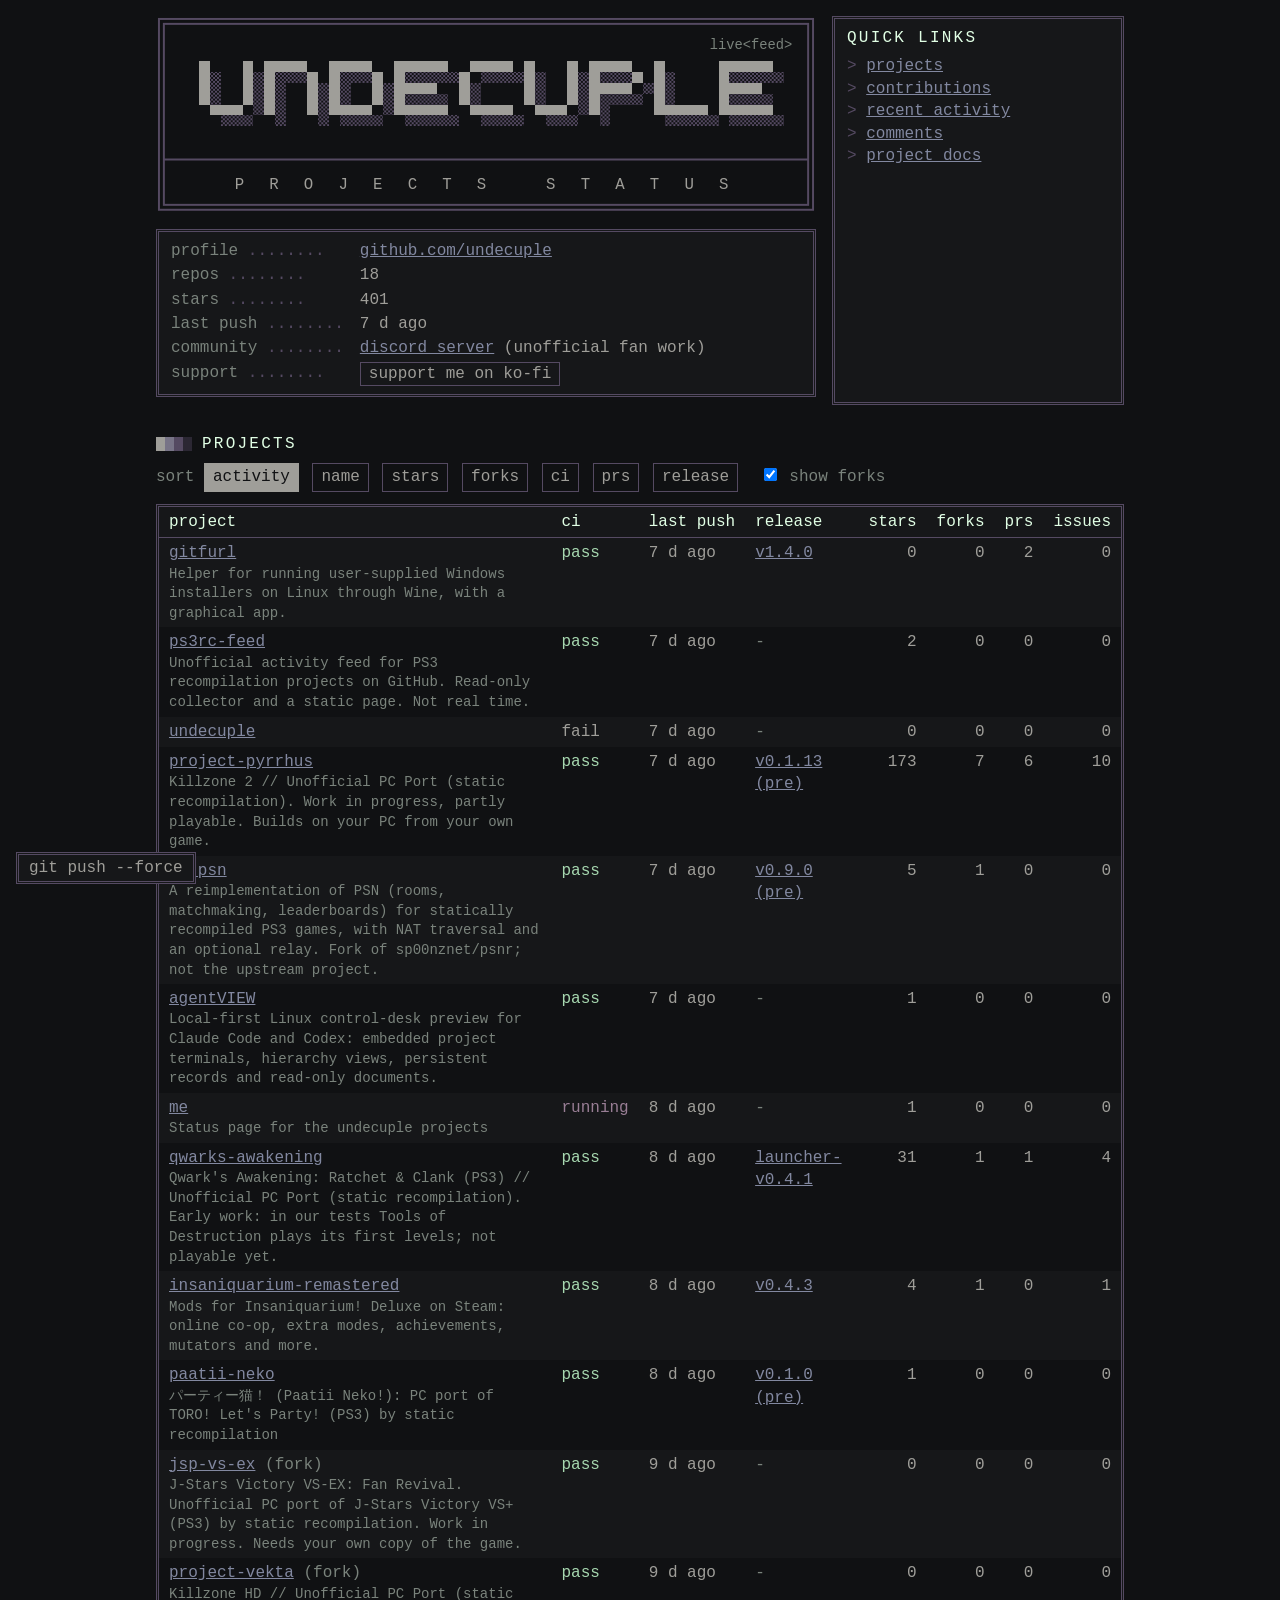
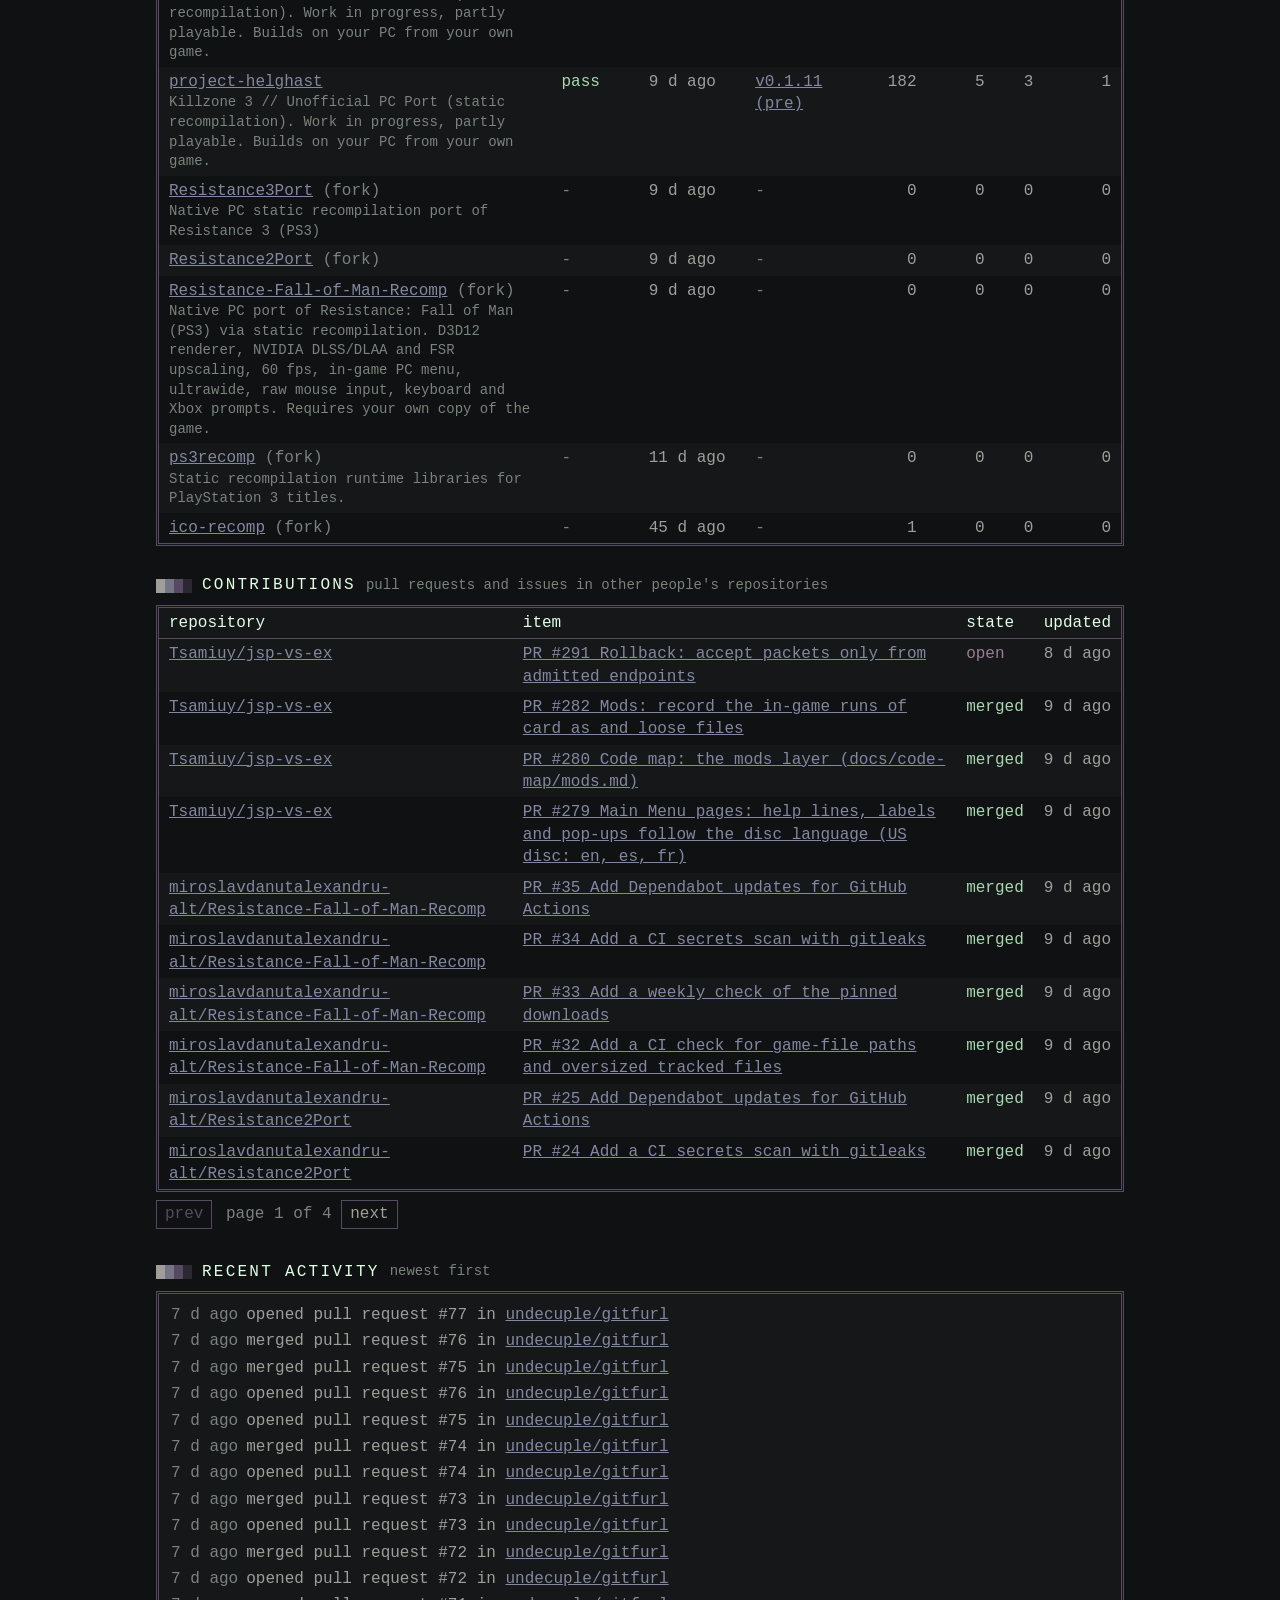
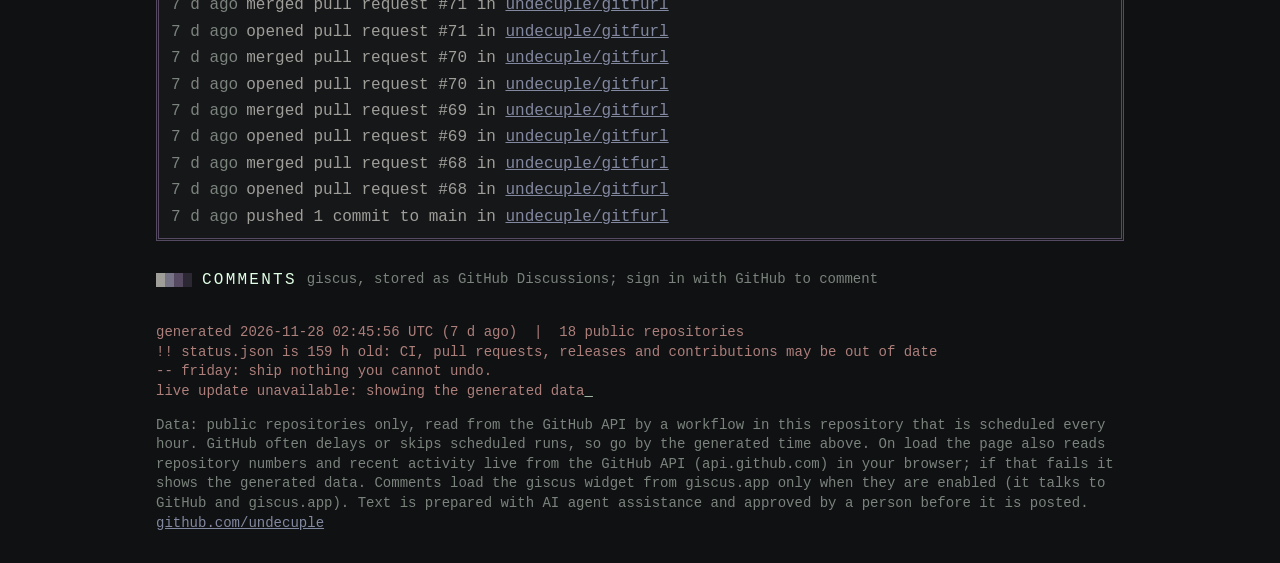
<file: index.html>
<!doctype html>
<!--
  undecuple // status page // unofficial fan work
  you are reading the source. press ? on the page.
-->
<html lang="en">
<head>
<meta charset="utf-8">
<meta name="viewport" content="width=device-width, initial-scale=1">
<title>undecuple</title>
<meta name="description" content="Status and recent activity of the undecuple projects, refreshed from the GitHub API.">
<link rel="icon" type="image/svg+xml" href="data:image/svg+xml,%3Csvg%20xmlns=%22http://www.w3.org/2000/svg%22%20viewBox=%220%200%2032%2032%22%20width=%2232%22%20height=%2232%22%20shape-rendering=%22crispEdges%22%3E%3Ctitle%3Eundecuple%3C/title%3E%3Crect%20width=%2232%22%20height=%2232%22%20rx=%225%22%20fill=%22%23101113%22/%3E%3Crect%20x=%22.5%22%20y=%22.5%22%20width=%2231%22%20height=%2231%22%20rx=%224.5%22%20fill=%22none%22%20stroke=%22%23554a62%22/%3E%3Cpath%20transform=%22translate(1%201)%22%20fill=%22%23554a62%22%20d=%22M2%208h4v4h-4zM10%208h4v4h-4zM2%2012h4v4h-4zM10%2012h4v4h-4zM2%2016h4v4h-4zM10%2016h4v4h-4zM2%2020h4v4h-4zM6%2020h4v4h-4zM10%2020h4v4h-4zM18%208h4v4h-4zM22%208h4v4h-4zM26%208h4v4h-4zM18%2012h4v4h-4zM26%2012h4v4h-4zM18%2016h4v4h-4zM26%2016h4v4h-4zM18%2020h4v4h-4zM26%2020h4v4h-4z%22/%3E%3Cpath%20fill=%22%239f9e99%22%20d=%22M2%208h4v4h-4zM10%208h4v4h-4zM2%2012h4v4h-4zM10%2012h4v4h-4zM2%2016h4v4h-4zM10%2016h4v4h-4zM2%2020h4v4h-4zM6%2020h4v4h-4zM10%2020h4v4h-4zM18%208h4v4h-4zM22%208h4v4h-4zM26%208h4v4h-4zM18%2012h4v4h-4zM26%2012h4v4h-4zM18%2016h4v4h-4zM26%2016h4v4h-4zM18%2020h4v4h-4zM26%2020h4v4h-4z%22/%3E%3C/svg%3E">
<link rel="stylesheet" href="style.css">
</head>
<body>
<main>
<h1 class="sr">undecuple</h1>
<div class="top">
<div class="top-main">
<svg class="banner" viewBox="0 0 671 200" role="img" aria-label="undecuple" xmlns="http://www.w3.org/2000/svg">
<title>Click 3 times for free robux!</title>
<defs><pattern id="dither" width="4" height="4" patternUnits="userSpaceOnUse"><rect width="2" height="2" fill="#554a62"/><rect x="2" y="2" width="2" height="2" fill="#554a62"/></pattern></defs>
<rect x="3" y="3" width="665" height="194" fill="none" stroke="#554a62" stroke-width="2"/>
<rect x="8" y="8" width="655" height="184" fill="none" stroke="#554a62" stroke-width="2"/>
<text x="647" y="34" text-anchor="end" fill="#7a837c" font-family="monospace" font-size="14">live&lt;feed&gt;</text>
<path d="M55 57h11v11h-11zM99 57h11v11h-11zM55 68h11v11h-11zM99 68h11v11h-11zM55 79h11v11h-11zM99 79h11v11h-11zM55 90h11v11h-11zM99 90h11v11h-11zM66 101h11v11h-11zM77 101h11v11h-11zM88 101h11v11h-11zM121 57h11v11h-11zM132 57h11v11h-11zM143 57h11v11h-11zM154 57h11v11h-11zM121 68h11v11h-11zM165 68h11v11h-11zM121 79h11v11h-11zM165 79h11v11h-11zM121 90h11v11h-11zM165 90h11v11h-11zM121 101h11v11h-11zM165 101h11v11h-11zM187 57h11v11h-11zM198 57h11v11h-11zM209 57h11v11h-11zM220 57h11v11h-11zM187 68h11v11h-11zM231 68h11v11h-11zM187 79h11v11h-11zM231 79h11v11h-11zM187 90h11v11h-11zM231 90h11v11h-11zM187 101h11v11h-11zM198 101h11v11h-11zM209 101h11v11h-11zM220 101h11v11h-11zM253 57h11v11h-11zM264 57h11v11h-11zM275 57h11v11h-11zM286 57h11v11h-11zM297 57h11v11h-11zM253 68h11v11h-11zM253 79h11v11h-11zM264 79h11v11h-11zM275 79h11v11h-11zM286 79h11v11h-11zM253 90h11v11h-11zM253 101h11v11h-11zM264 101h11v11h-11zM275 101h11v11h-11zM286 101h11v11h-11zM297 101h11v11h-11zM330 57h11v11h-11zM341 57h11v11h-11zM352 57h11v11h-11zM363 57h11v11h-11zM319 68h11v11h-11zM319 79h11v11h-11zM319 90h11v11h-11zM330 101h11v11h-11zM341 101h11v11h-11zM352 101h11v11h-11zM363 101h11v11h-11zM385 57h11v11h-11zM429 57h11v11h-11zM385 68h11v11h-11zM429 68h11v11h-11zM385 79h11v11h-11zM429 79h11v11h-11zM385 90h11v11h-11zM429 90h11v11h-11zM396 101h11v11h-11zM407 101h11v11h-11zM418 101h11v11h-11zM451 57h11v11h-11zM462 57h11v11h-11zM473 57h11v11h-11zM484 57h11v11h-11zM451 68h11v11h-11zM495 68h11v11h-11zM451 79h11v11h-11zM462 79h11v11h-11zM473 79h11v11h-11zM484 79h11v11h-11zM451 90h11v11h-11zM451 101h11v11h-11zM517 57h11v11h-11zM517 68h11v11h-11zM517 79h11v11h-11zM517 90h11v11h-11zM517 101h11v11h-11zM528 101h11v11h-11zM539 101h11v11h-11zM550 101h11v11h-11zM561 101h11v11h-11zM583 57h11v11h-11zM594 57h11v11h-11zM605 57h11v11h-11zM616 57h11v11h-11zM627 57h11v11h-11zM583 68h11v11h-11zM583 79h11v11h-11zM594 79h11v11h-11zM605 79h11v11h-11zM616 79h11v11h-11zM583 90h11v11h-11zM583 101h11v11h-11zM594 101h11v11h-11zM605 101h11v11h-11zM616 101h11v11h-11zM627 101h11v11h-11z" fill="url(#dither)" shape-rendering="crispEdges"/>
<path d="M44 46h11v11h-11zM88 46h11v11h-11zM44 57h11v11h-11zM88 57h11v11h-11zM44 68h11v11h-11zM88 68h11v11h-11zM44 79h11v11h-11zM88 79h11v11h-11zM55 90h11v11h-11zM66 90h11v11h-11zM77 90h11v11h-11zM110 46h11v11h-11zM121 46h11v11h-11zM132 46h11v11h-11zM143 46h11v11h-11zM110 57h11v11h-11zM154 57h11v11h-11zM110 68h11v11h-11zM154 68h11v11h-11zM110 79h11v11h-11zM154 79h11v11h-11zM110 90h11v11h-11zM154 90h11v11h-11zM176 46h11v11h-11zM187 46h11v11h-11zM198 46h11v11h-11zM209 46h11v11h-11zM176 57h11v11h-11zM220 57h11v11h-11zM176 68h11v11h-11zM220 68h11v11h-11zM176 79h11v11h-11zM220 79h11v11h-11zM176 90h11v11h-11zM187 90h11v11h-11zM198 90h11v11h-11zM209 90h11v11h-11zM242 46h11v11h-11zM253 46h11v11h-11zM264 46h11v11h-11zM275 46h11v11h-11zM286 46h11v11h-11zM242 57h11v11h-11zM242 68h11v11h-11zM253 68h11v11h-11zM264 68h11v11h-11zM275 68h11v11h-11zM242 79h11v11h-11zM242 90h11v11h-11zM253 90h11v11h-11zM264 90h11v11h-11zM275 90h11v11h-11zM286 90h11v11h-11zM319 46h11v11h-11zM330 46h11v11h-11zM341 46h11v11h-11zM352 46h11v11h-11zM308 57h11v11h-11zM308 68h11v11h-11zM308 79h11v11h-11zM319 90h11v11h-11zM330 90h11v11h-11zM341 90h11v11h-11zM352 90h11v11h-11zM374 46h11v11h-11zM418 46h11v11h-11zM374 57h11v11h-11zM418 57h11v11h-11zM374 68h11v11h-11zM418 68h11v11h-11zM374 79h11v11h-11zM418 79h11v11h-11zM385 90h11v11h-11zM396 90h11v11h-11zM407 90h11v11h-11zM440 46h11v11h-11zM451 46h11v11h-11zM462 46h11v11h-11zM473 46h11v11h-11zM440 57h11v11h-11zM484 57h11v11h-11zM440 68h11v11h-11zM451 68h11v11h-11zM462 68h11v11h-11zM473 68h11v11h-11zM440 79h11v11h-11zM440 90h11v11h-11zM506 46h11v11h-11zM506 57h11v11h-11zM506 68h11v11h-11zM506 79h11v11h-11zM506 90h11v11h-11zM517 90h11v11h-11zM528 90h11v11h-11zM539 90h11v11h-11zM550 90h11v11h-11zM572 46h11v11h-11zM583 46h11v11h-11zM594 46h11v11h-11zM605 46h11v11h-11zM616 46h11v11h-11zM572 57h11v11h-11zM572 68h11v11h-11zM583 68h11v11h-11zM594 68h11v11h-11zM605 68h11v11h-11zM572 79h11v11h-11zM572 90h11v11h-11zM583 90h11v11h-11zM594 90h11v11h-11zM605 90h11v11h-11zM616 90h11v11h-11z" fill="#9f9e99" shape-rendering="crispEdges"/>
<path d="M8 146H663" stroke="#554a62" stroke-width="2" fill="none"/>
<text xml:space="preserve" x="335" y="176" text-anchor="middle" fill="#9f9e99" font-family="monospace" font-size="16" letter-spacing="8">P R O J E C T S   S T A T U S</text>
</svg>
<nav class="nfo" aria-label="Profile">
  <span class="k">profile</span><a href="https://github.com/undecuple">github.com/undecuple</a>
  <span class="k">repos</span><span id="i-repos">-</span>
  <span class="k">stars</span><span id="i-stars">-</span>
  <span class="k">last push</span><span id="i-last">-</span>
  <span class="k">community</span><span><a href="https://discord.gg/W8fMT78Q7k" rel="noopener">discord server</a> (unofficial fan work)</span>
  <span class="k">support</span><span><a class="btn" href="https://ko-fi.com/P5P615QPPM" rel="noopener" title="This button makes my dreams come true.">support me on ko-fi</a></span>
</nav>
</div>
<nav class="quick" aria-label="Quick links">
  <h2 class="qh">QUICK LINKS</h2>
  <ul>
    <li><a href="#proj">projects</a></li>
    <li><a href="#con">contributions</a></li>
    <li><a href="#act">recent activity</a></li>
    <li><a href="#com">comments</a></li>
    <li><a href="docs.html">project docs</a></li>
  </ul>
</nav>
</div>

<section aria-labelledby="proj">
<h2 id="proj"><i></i>PROJECTS</h2>
<p class="bar" id="bar">
  <span>sort </span>
  <button data-sort="pushed" class="on" aria-pressed="true">activity</button>
  <button data-sort="name" aria-pressed="false">name</button>
  <button data-sort="stars" aria-pressed="false">stars</button>
  <button data-sort="forks" aria-pressed="false">forks</button>
  <button data-sort="ci" aria-pressed="false">ci</button>
  <button data-sort="prs" aria-pressed="false">prs</button>
  <button data-sort="release" aria-pressed="false">release</button>
  <label><input type="checkbox" id="forks" checked> show forks</label>
</p>
<div class="tablewrap" tabindex="0" role="region" aria-label="Projects">
<table id="tbl">
<thead><tr><th>project</th><th>ci</th><th>last push</th><th>release</th><th class="n">stars</th><th class="n">forks</th><th class="n">prs</th><th class="n">issues</th></tr></thead>
<tbody id="rows" aria-live="polite"><tr><td colspan="8">loading status.json ...</td></tr></tbody>
</table>
</div>
<noscript><p>This page needs JavaScript to show the table. The data is in <a href="status.json">status.json</a>.</p></noscript>
</section>

<section aria-labelledby="con">
<h2 id="con"><i></i>CONTRIBUTIONS <small>pull requests and issues in other people's repositories</small></h2>
<div class="tablewrap" tabindex="0" role="region" aria-label="Contributions">
<table>
<thead><tr><th>repository</th><th>item</th><th>state</th><th>updated</th></tr></thead>
<tbody id="contrib"><tr><td colspan="4">loading ...</td></tr></tbody>
</table>
</div>
<p class="bar pager" id="cpager" hidden><button id="cprev" type="button">prev</button> <span id="cpage" aria-live="polite"></span> <button id="cnext" type="button">next</button></p>
</section>

<section aria-labelledby="act">
<h2 id="act"><i></i>RECENT ACTIVITY <small>newest first</small></h2>
<ul id="events" class="events"><li>loading ...</li></ul>
</section>

<section aria-labelledby="com">
<h2 id="com"><i></i>COMMENTS <small>giscus, stored as GitHub Discussions; sign in with GitHub to comment</small></h2>
<div id="comments"><p class="none">Comments are not enabled yet.</p></div>
</section>

<footer>
<pre id="stamp">-</pre>
<p>Data: public repositories only, read from the GitHub API by a workflow in this repository that is scheduled every hour. GitHub often delays or skips scheduled runs, so go by the generated time above.
On load the page also reads repository numbers and recent activity live from the GitHub API (api.github.com) in your browser; if that fails it shows the generated data.
Comments load the giscus widget from giscus.app only when they are enabled (it talks to GitHub and giscus.app). Text is prepared with AI agent assistance and approved by a person before it is posted.
<a href="https://github.com/undecuple">github.com/undecuple</a></p>
</footer>
</main>
<button id="wreck" type="button" title="What’s the worst that can happen on a Friday?">git push --force</button>
<span id="wreckmsg" class="sr" role="status"></span>
<span id="adsmsg" class="sr" role="status"></span>
<button id="totop" type="button" hidden aria-label="Back to top">^ top</button>
<script src="app.js"></script>
</body>
</html>
</file>
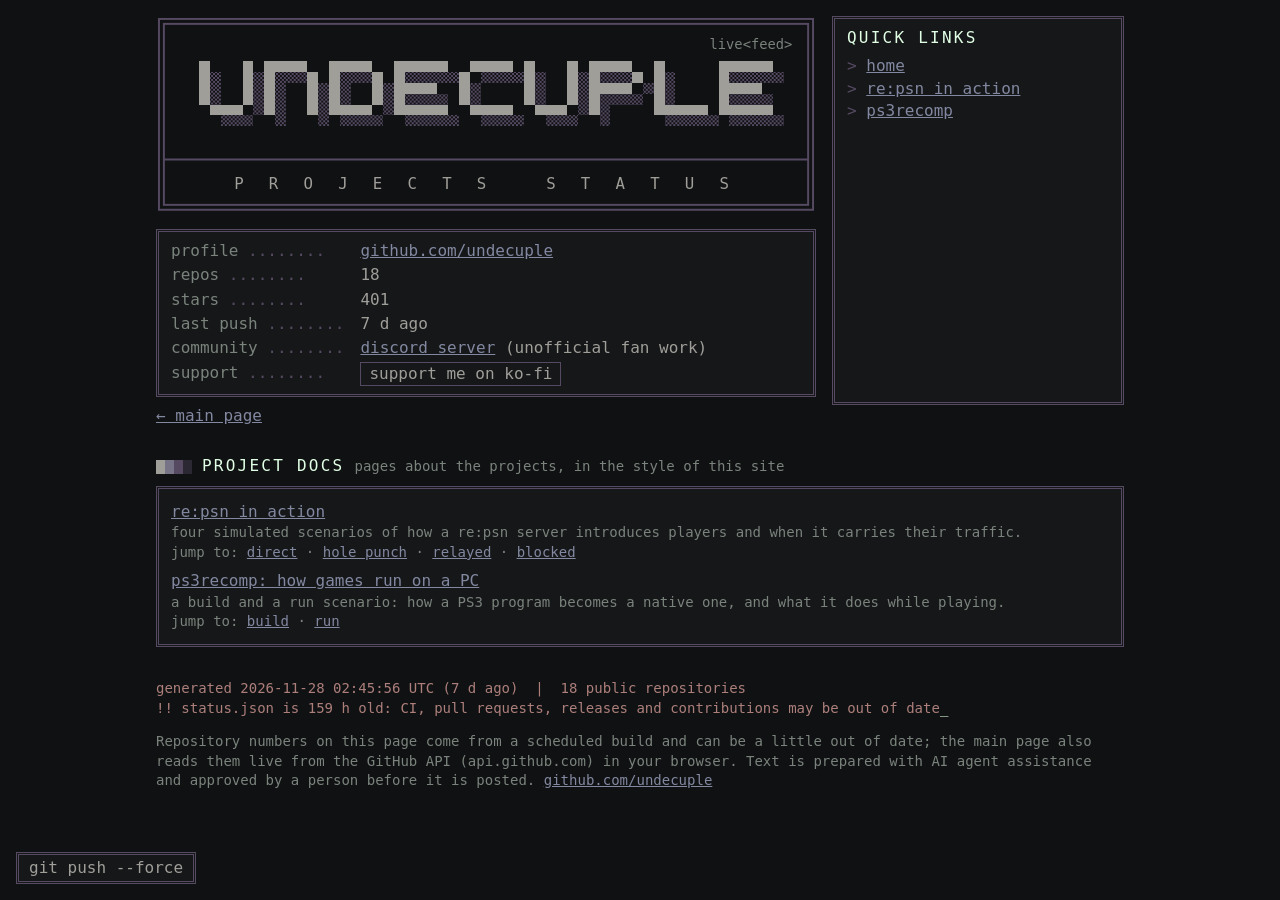
<file: docs.html>
<!doctype html>
<html lang="en">
<head>
<meta charset="utf-8">
<meta name="viewport" content="width=device-width, initial-scale=1">
<title>project docs</title>
<meta name="description" content="Pages about the undecuple projects.">
<link rel="icon" type="image/svg+xml" href="data:image/svg+xml,%3Csvg%20xmlns=%22http://www.w3.org/2000/svg%22%20viewBox=%220%200%2032%2032%22%20width=%2232%22%20height=%2232%22%20shape-rendering=%22crispEdges%22%3E%3Ctitle%3Eundecuple%3C/title%3E%3Crect%20width=%2232%22%20height=%2232%22%20rx=%225%22%20fill=%22%23101113%22/%3E%3Crect%20x=%22.5%22%20y=%22.5%22%20width=%2231%22%20height=%2231%22%20rx=%224.5%22%20fill=%22none%22%20stroke=%22%23554a62%22/%3E%3Cpath%20transform=%22translate(1%201)%22%20fill=%22%23554a62%22%20d=%22M2%208h4v4h-4zM10%208h4v4h-4zM2%2012h4v4h-4zM10%2012h4v4h-4zM2%2016h4v4h-4zM10%2016h4v4h-4zM2%2020h4v4h-4zM6%2020h4v4h-4zM10%2020h4v4h-4zM18%208h4v4h-4zM22%208h4v4h-4zM26%208h4v4h-4zM18%2012h4v4h-4zM26%2012h4v4h-4zM18%2016h4v4h-4zM26%2016h4v4h-4zM18%2020h4v4h-4zM26%2020h4v4h-4z%22/%3E%3Cpath%20fill=%22%239f9e99%22%20d=%22M2%208h4v4h-4zM10%208h4v4h-4zM2%2012h4v4h-4zM10%2012h4v4h-4zM2%2016h4v4h-4zM10%2016h4v4h-4zM2%2020h4v4h-4zM6%2020h4v4h-4zM10%2020h4v4h-4zM18%208h4v4h-4zM22%208h4v4h-4zM26%208h4v4h-4zM18%2012h4v4h-4zM26%2012h4v4h-4zM18%2016h4v4h-4zM26%2016h4v4h-4zM18%2020h4v4h-4zM26%2020h4v4h-4z%22/%3E%3C/svg%3E">
<link rel="stylesheet" href="style.css">
</head>
<body>
<main>
<h1 class="sr">project docs</h1>
<div class="top">
<div class="top-main">
<svg class="banner" viewBox="0 0 671 200" role="img" aria-label="undecuple" xmlns="http://www.w3.org/2000/svg">
<title>Click 3 times for free robux!</title>
<defs><pattern id="dither" width="4" height="4" patternUnits="userSpaceOnUse"><rect width="2" height="2" fill="#554a62"/><rect x="2" y="2" width="2" height="2" fill="#554a62"/></pattern></defs>
<rect x="3" y="3" width="665" height="194" fill="none" stroke="#554a62" stroke-width="2"/>
<rect x="8" y="8" width="655" height="184" fill="none" stroke="#554a62" stroke-width="2"/>
<text x="647" y="34" text-anchor="end" fill="#7a837c" font-family="monospace" font-size="14">live&lt;feed&gt;</text>
<path d="M55 57h11v11h-11zM99 57h11v11h-11zM55 68h11v11h-11zM99 68h11v11h-11zM55 79h11v11h-11zM99 79h11v11h-11zM55 90h11v11h-11zM99 90h11v11h-11zM66 101h11v11h-11zM77 101h11v11h-11zM88 101h11v11h-11zM121 57h11v11h-11zM132 57h11v11h-11zM143 57h11v11h-11zM154 57h11v11h-11zM121 68h11v11h-11zM165 68h11v11h-11zM121 79h11v11h-11zM165 79h11v11h-11zM121 90h11v11h-11zM165 90h11v11h-11zM121 101h11v11h-11zM165 101h11v11h-11zM187 57h11v11h-11zM198 57h11v11h-11zM209 57h11v11h-11zM220 57h11v11h-11zM187 68h11v11h-11zM231 68h11v11h-11zM187 79h11v11h-11zM231 79h11v11h-11zM187 90h11v11h-11zM231 90h11v11h-11zM187 101h11v11h-11zM198 101h11v11h-11zM209 101h11v11h-11zM220 101h11v11h-11zM253 57h11v11h-11zM264 57h11v11h-11zM275 57h11v11h-11zM286 57h11v11h-11zM297 57h11v11h-11zM253 68h11v11h-11zM253 79h11v11h-11zM264 79h11v11h-11zM275 79h11v11h-11zM286 79h11v11h-11zM253 90h11v11h-11zM253 101h11v11h-11zM264 101h11v11h-11zM275 101h11v11h-11zM286 101h11v11h-11zM297 101h11v11h-11zM330 57h11v11h-11zM341 57h11v11h-11zM352 57h11v11h-11zM363 57h11v11h-11zM319 68h11v11h-11zM319 79h11v11h-11zM319 90h11v11h-11zM330 101h11v11h-11zM341 101h11v11h-11zM352 101h11v11h-11zM363 101h11v11h-11zM385 57h11v11h-11zM429 57h11v11h-11zM385 68h11v11h-11zM429 68h11v11h-11zM385 79h11v11h-11zM429 79h11v11h-11zM385 90h11v11h-11zM429 90h11v11h-11zM396 101h11v11h-11zM407 101h11v11h-11zM418 101h11v11h-11zM451 57h11v11h-11zM462 57h11v11h-11zM473 57h11v11h-11zM484 57h11v11h-11zM451 68h11v11h-11zM495 68h11v11h-11zM451 79h11v11h-11zM462 79h11v11h-11zM473 79h11v11h-11zM484 79h11v11h-11zM451 90h11v11h-11zM451 101h11v11h-11zM517 57h11v11h-11zM517 68h11v11h-11zM517 79h11v11h-11zM517 90h11v11h-11zM517 101h11v11h-11zM528 101h11v11h-11zM539 101h11v11h-11zM550 101h11v11h-11zM561 101h11v11h-11zM583 57h11v11h-11zM594 57h11v11h-11zM605 57h11v11h-11zM616 57h11v11h-11zM627 57h11v11h-11zM583 68h11v11h-11zM583 79h11v11h-11zM594 79h11v11h-11zM605 79h11v11h-11zM616 79h11v11h-11zM583 90h11v11h-11zM583 101h11v11h-11zM594 101h11v11h-11zM605 101h11v11h-11zM616 101h11v11h-11zM627 101h11v11h-11z" fill="url(#dither)" shape-rendering="crispEdges"/>
<path d="M44 46h11v11h-11zM88 46h11v11h-11zM44 57h11v11h-11zM88 57h11v11h-11zM44 68h11v11h-11zM88 68h11v11h-11zM44 79h11v11h-11zM88 79h11v11h-11zM55 90h11v11h-11zM66 90h11v11h-11zM77 90h11v11h-11zM110 46h11v11h-11zM121 46h11v11h-11zM132 46h11v11h-11zM143 46h11v11h-11zM110 57h11v11h-11zM154 57h11v11h-11zM110 68h11v11h-11zM154 68h11v11h-11zM110 79h11v11h-11zM154 79h11v11h-11zM110 90h11v11h-11zM154 90h11v11h-11zM176 46h11v11h-11zM187 46h11v11h-11zM198 46h11v11h-11zM209 46h11v11h-11zM176 57h11v11h-11zM220 57h11v11h-11zM176 68h11v11h-11zM220 68h11v11h-11zM176 79h11v11h-11zM220 79h11v11h-11zM176 90h11v11h-11zM187 90h11v11h-11zM198 90h11v11h-11zM209 90h11v11h-11zM242 46h11v11h-11zM253 46h11v11h-11zM264 46h11v11h-11zM275 46h11v11h-11zM286 46h11v11h-11zM242 57h11v11h-11zM242 68h11v11h-11zM253 68h11v11h-11zM264 68h11v11h-11zM275 68h11v11h-11zM242 79h11v11h-11zM242 90h11v11h-11zM253 90h11v11h-11zM264 90h11v11h-11zM275 90h11v11h-11zM286 90h11v11h-11zM319 46h11v11h-11zM330 46h11v11h-11zM341 46h11v11h-11zM352 46h11v11h-11zM308 57h11v11h-11zM308 68h11v11h-11zM308 79h11v11h-11zM319 90h11v11h-11zM330 90h11v11h-11zM341 90h11v11h-11zM352 90h11v11h-11zM374 46h11v11h-11zM418 46h11v11h-11zM374 57h11v11h-11zM418 57h11v11h-11zM374 68h11v11h-11zM418 68h11v11h-11zM374 79h11v11h-11zM418 79h11v11h-11zM385 90h11v11h-11zM396 90h11v11h-11zM407 90h11v11h-11zM440 46h11v11h-11zM451 46h11v11h-11zM462 46h11v11h-11zM473 46h11v11h-11zM440 57h11v11h-11zM484 57h11v11h-11zM440 68h11v11h-11zM451 68h11v11h-11zM462 68h11v11h-11zM473 68h11v11h-11zM440 79h11v11h-11zM440 90h11v11h-11zM506 46h11v11h-11zM506 57h11v11h-11zM506 68h11v11h-11zM506 79h11v11h-11zM506 90h11v11h-11zM517 90h11v11h-11zM528 90h11v11h-11zM539 90h11v11h-11zM550 90h11v11h-11zM572 46h11v11h-11zM583 46h11v11h-11zM594 46h11v11h-11zM605 46h11v11h-11zM616 46h11v11h-11zM572 57h11v11h-11zM572 68h11v11h-11zM583 68h11v11h-11zM594 68h11v11h-11zM605 68h11v11h-11zM572 79h11v11h-11zM572 90h11v11h-11zM583 90h11v11h-11zM594 90h11v11h-11zM605 90h11v11h-11zM616 90h11v11h-11z" fill="#9f9e99" shape-rendering="crispEdges"/>
<path d="M8 146H663" stroke="#554a62" stroke-width="2" fill="none"/>
<text xml:space="preserve" x="335" y="176" text-anchor="middle" fill="#9f9e99" font-family="monospace" font-size="16" letter-spacing="8">P R O J E C T S   S T A T U S</text>
</svg>
<nav class="nfo" aria-label="Profile">
  <span class="k">profile</span><a href="https://github.com/undecuple">github.com/undecuple</a>
  <span class="k">repos</span><span id="i-repos">-</span>
  <span class="k">stars</span><span id="i-stars">-</span>
  <span class="k">last push</span><span id="i-last">-</span>
  <span class="k">community</span><span><a href="https://discord.gg/W8fMT78Q7k" rel="noopener">discord server</a> (unofficial fan work)</span>
  <span class="k">support</span><span><a class="btn" href="https://ko-fi.com/P5P615QPPM" rel="noopener" title="This button makes my dreams come true.">support me on ko-fi</a></span>
</nav>
</div>
<nav class="quick" aria-label="Quick links">
  <h2 class="qh">QUICK LINKS</h2>
  <ul>
    <li><a href="./">home</a></li>
    <li><a href="#re-psn">re:psn in action</a></li>
    <li><a href="#ps3recomp">ps3recomp</a></li>
  </ul>
</nav>
</div>
<p class="back"><a href="./">&larr; main page</a></p>
<section id="docs" aria-labelledby="h-docs">
<h2 id="h-docs"><i></i>PROJECT DOCS <small>pages about the projects, in the style of this site</small></h2>
<ul class="events docs">
<li id="re-psn"><a href="re-psn.html">re:psn in action</a> <span class="d">four simulated scenarios of how a re:psn server introduces players and when it carries their traffic.</span>
<span class="d">jump to: <a href="re-psn.html#direct">direct</a> &middot; <a href="re-psn.html#punch">hole punch</a> &middot; <a href="re-psn.html#relayed">relayed</a> &middot; <a href="re-psn.html#blocked">blocked</a></span></li>
<li id="ps3recomp"><a href="ps3recomp.html">ps3recomp: how games run on a PC</a> <span class="d">a build and a run scenario: how a PS3 program becomes a native one, and what it does while playing.</span>
<span class="d">jump to: <a href="ps3recomp.html#build">build</a> &middot; <a href="ps3recomp.html#run">run</a></span></li>
</ul>
</section>
<footer>
<pre id="stamp">-</pre>
<p> Repository numbers on this page come from a scheduled build and can be a little out of date; the main page also reads them live from the GitHub API (api.github.com) in your browser. Text is prepared with AI agent assistance and approved by a person before it is posted.
<a href="https://github.com/undecuple">github.com/undecuple</a></p>
</footer>
</main>
<button id="wreck" type="button" title="What’s the worst that can happen on a Friday?">git push --force</button>
<span id="wreckmsg" class="sr" role="status"></span>
<span id="adsmsg" class="sr" role="status"></span>
<button id="totop" type="button" hidden aria-label="Back to top">^ top</button>
<script src="app.js"></script>
</body>
</html>
</file>
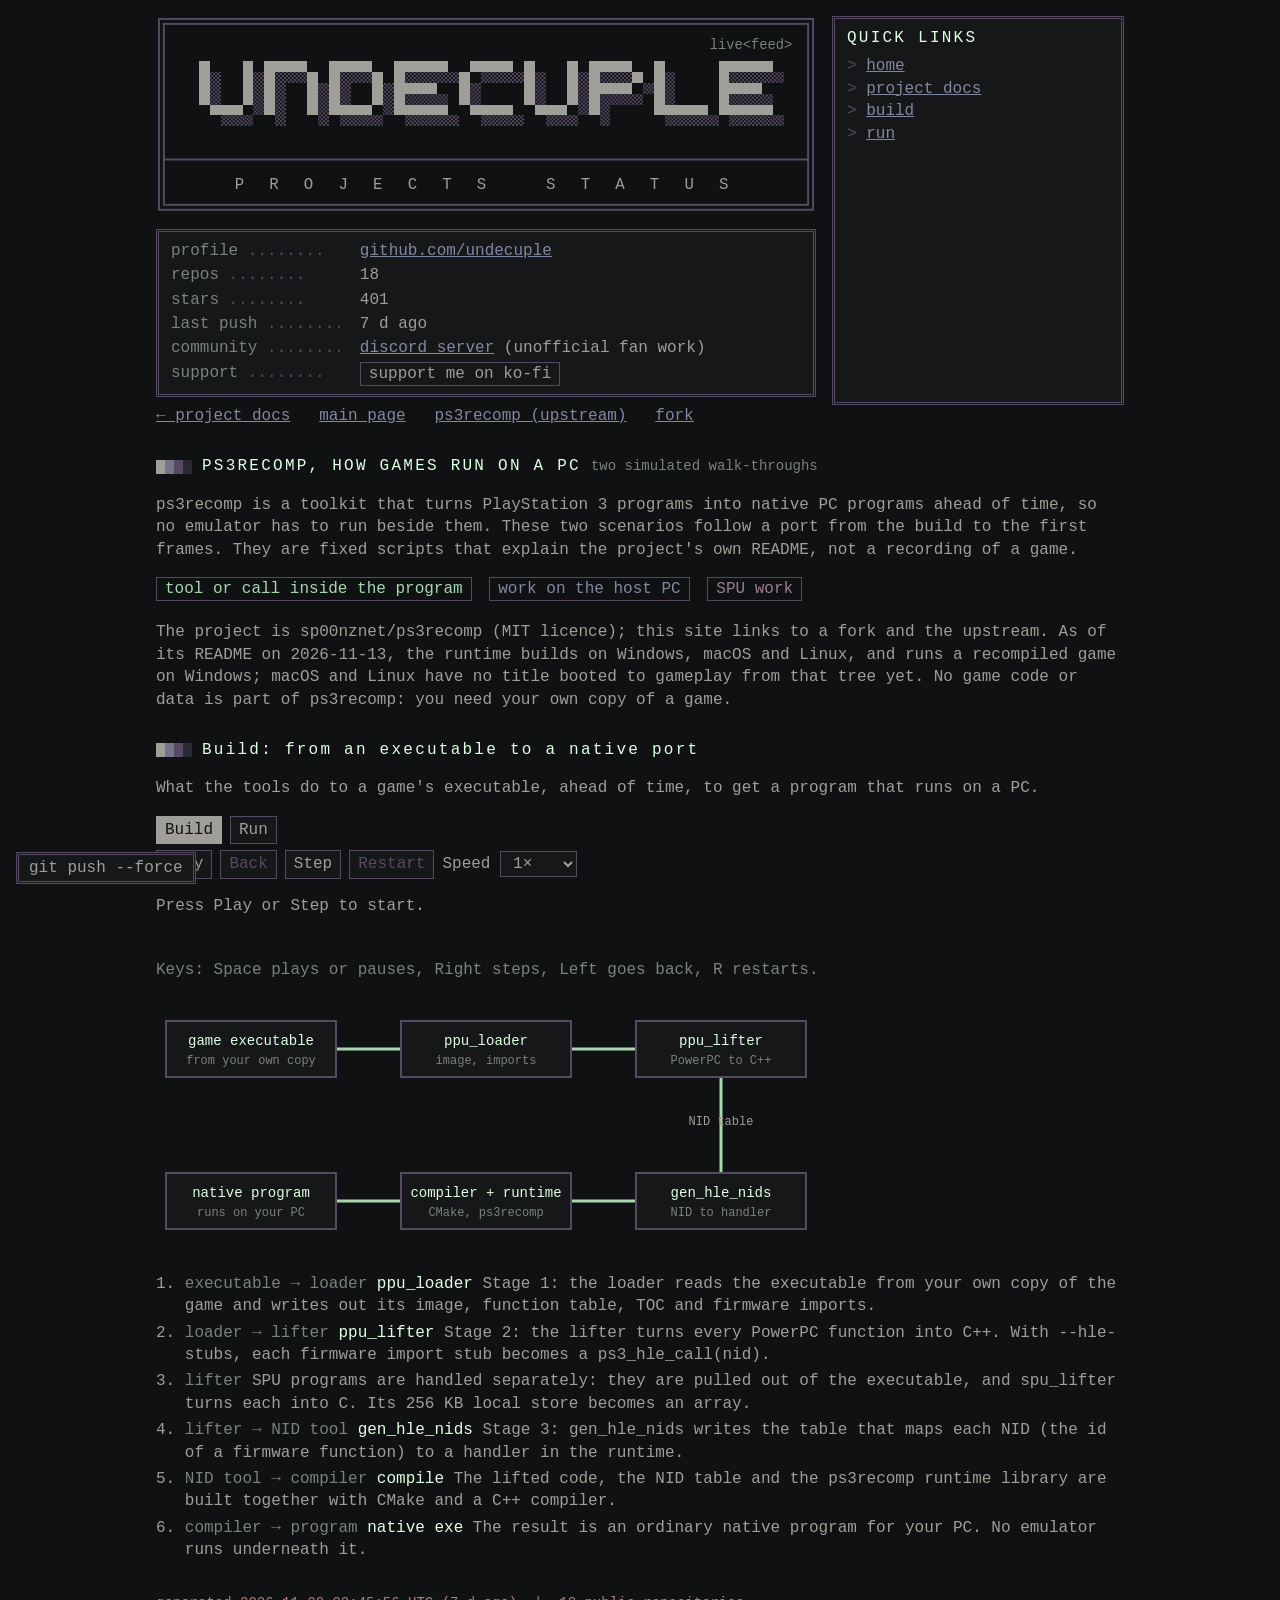
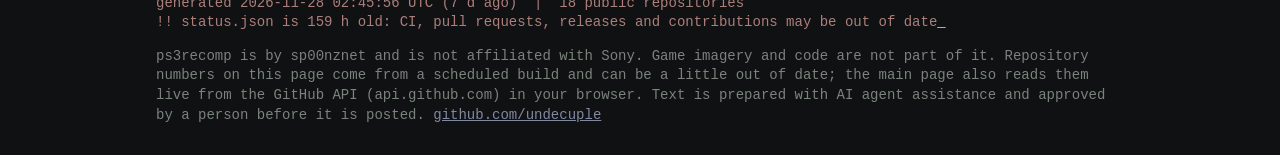
<file: ps3recomp.html>
<!doctype html>
<html lang="en">
<head>
<meta charset="utf-8">
<meta name="viewport" content="width=device-width, initial-scale=1">
<title>ps3recomp: how games run on a PC</title>
<meta name="description" content="How games use ps3recomp to run natively on a PC: a build and a run scenario you can play step by step.">
<link rel="icon" type="image/svg+xml" href="data:image/svg+xml,%3Csvg%20xmlns=%22http://www.w3.org/2000/svg%22%20viewBox=%220%200%2032%2032%22%20width=%2232%22%20height=%2232%22%20shape-rendering=%22crispEdges%22%3E%3Ctitle%3Eundecuple%3C/title%3E%3Crect%20width=%2232%22%20height=%2232%22%20rx=%225%22%20fill=%22%23101113%22/%3E%3Crect%20x=%22.5%22%20y=%22.5%22%20width=%2231%22%20height=%2231%22%20rx=%224.5%22%20fill=%22none%22%20stroke=%22%23554a62%22/%3E%3Cpath%20transform=%22translate(1%201)%22%20fill=%22%23554a62%22%20d=%22M2%208h4v4h-4zM10%208h4v4h-4zM2%2012h4v4h-4zM10%2012h4v4h-4zM2%2016h4v4h-4zM10%2016h4v4h-4zM2%2020h4v4h-4zM6%2020h4v4h-4zM10%2020h4v4h-4zM18%208h4v4h-4zM22%208h4v4h-4zM26%208h4v4h-4zM18%2012h4v4h-4zM26%2012h4v4h-4zM18%2016h4v4h-4zM26%2016h4v4h-4zM18%2020h4v4h-4zM26%2020h4v4h-4z%22/%3E%3Cpath%20fill=%22%239f9e99%22%20d=%22M2%208h4v4h-4zM10%208h4v4h-4zM2%2012h4v4h-4zM10%2012h4v4h-4zM2%2016h4v4h-4zM10%2016h4v4h-4zM2%2020h4v4h-4zM6%2020h4v4h-4zM10%2020h4v4h-4zM18%208h4v4h-4zM22%208h4v4h-4zM26%208h4v4h-4zM18%2012h4v4h-4zM26%2012h4v4h-4zM18%2016h4v4h-4zM26%2016h4v4h-4zM18%2020h4v4h-4zM26%2020h4v4h-4z%22/%3E%3C/svg%3E">
<link rel="stylesheet" href="style.css">
</head>
<body data-scenarios="ps3recomp.json">
<main>
<h1 class="sr">ps3recomp: how games run on a PC</h1>
<div class="top">
<div class="top-main">
<svg class="banner" viewBox="0 0 671 200" role="img" aria-label="undecuple" xmlns="http://www.w3.org/2000/svg">
<title>Click 3 times for free robux!</title>
<defs><pattern id="dither" width="4" height="4" patternUnits="userSpaceOnUse"><rect width="2" height="2" fill="#554a62"/><rect x="2" y="2" width="2" height="2" fill="#554a62"/></pattern></defs>
<rect x="3" y="3" width="665" height="194" fill="none" stroke="#554a62" stroke-width="2"/>
<rect x="8" y="8" width="655" height="184" fill="none" stroke="#554a62" stroke-width="2"/>
<text x="647" y="34" text-anchor="end" fill="#7a837c" font-family="monospace" font-size="14">live&lt;feed&gt;</text>
<path d="M55 57h11v11h-11zM99 57h11v11h-11zM55 68h11v11h-11zM99 68h11v11h-11zM55 79h11v11h-11zM99 79h11v11h-11zM55 90h11v11h-11zM99 90h11v11h-11zM66 101h11v11h-11zM77 101h11v11h-11zM88 101h11v11h-11zM121 57h11v11h-11zM132 57h11v11h-11zM143 57h11v11h-11zM154 57h11v11h-11zM121 68h11v11h-11zM165 68h11v11h-11zM121 79h11v11h-11zM165 79h11v11h-11zM121 90h11v11h-11zM165 90h11v11h-11zM121 101h11v11h-11zM165 101h11v11h-11zM187 57h11v11h-11zM198 57h11v11h-11zM209 57h11v11h-11zM220 57h11v11h-11zM187 68h11v11h-11zM231 68h11v11h-11zM187 79h11v11h-11zM231 79h11v11h-11zM187 90h11v11h-11zM231 90h11v11h-11zM187 101h11v11h-11zM198 101h11v11h-11zM209 101h11v11h-11zM220 101h11v11h-11zM253 57h11v11h-11zM264 57h11v11h-11zM275 57h11v11h-11zM286 57h11v11h-11zM297 57h11v11h-11zM253 68h11v11h-11zM253 79h11v11h-11zM264 79h11v11h-11zM275 79h11v11h-11zM286 79h11v11h-11zM253 90h11v11h-11zM253 101h11v11h-11zM264 101h11v11h-11zM275 101h11v11h-11zM286 101h11v11h-11zM297 101h11v11h-11zM330 57h11v11h-11zM341 57h11v11h-11zM352 57h11v11h-11zM363 57h11v11h-11zM319 68h11v11h-11zM319 79h11v11h-11zM319 90h11v11h-11zM330 101h11v11h-11zM341 101h11v11h-11zM352 101h11v11h-11zM363 101h11v11h-11zM385 57h11v11h-11zM429 57h11v11h-11zM385 68h11v11h-11zM429 68h11v11h-11zM385 79h11v11h-11zM429 79h11v11h-11zM385 90h11v11h-11zM429 90h11v11h-11zM396 101h11v11h-11zM407 101h11v11h-11zM418 101h11v11h-11zM451 57h11v11h-11zM462 57h11v11h-11zM473 57h11v11h-11zM484 57h11v11h-11zM451 68h11v11h-11zM495 68h11v11h-11zM451 79h11v11h-11zM462 79h11v11h-11zM473 79h11v11h-11zM484 79h11v11h-11zM451 90h11v11h-11zM451 101h11v11h-11zM517 57h11v11h-11zM517 68h11v11h-11zM517 79h11v11h-11zM517 90h11v11h-11zM517 101h11v11h-11zM528 101h11v11h-11zM539 101h11v11h-11zM550 101h11v11h-11zM561 101h11v11h-11zM583 57h11v11h-11zM594 57h11v11h-11zM605 57h11v11h-11zM616 57h11v11h-11zM627 57h11v11h-11zM583 68h11v11h-11zM583 79h11v11h-11zM594 79h11v11h-11zM605 79h11v11h-11zM616 79h11v11h-11zM583 90h11v11h-11zM583 101h11v11h-11zM594 101h11v11h-11zM605 101h11v11h-11zM616 101h11v11h-11zM627 101h11v11h-11z" fill="url(#dither)" shape-rendering="crispEdges"/>
<path d="M44 46h11v11h-11zM88 46h11v11h-11zM44 57h11v11h-11zM88 57h11v11h-11zM44 68h11v11h-11zM88 68h11v11h-11zM44 79h11v11h-11zM88 79h11v11h-11zM55 90h11v11h-11zM66 90h11v11h-11zM77 90h11v11h-11zM110 46h11v11h-11zM121 46h11v11h-11zM132 46h11v11h-11zM143 46h11v11h-11zM110 57h11v11h-11zM154 57h11v11h-11zM110 68h11v11h-11zM154 68h11v11h-11zM110 79h11v11h-11zM154 79h11v11h-11zM110 90h11v11h-11zM154 90h11v11h-11zM176 46h11v11h-11zM187 46h11v11h-11zM198 46h11v11h-11zM209 46h11v11h-11zM176 57h11v11h-11zM220 57h11v11h-11zM176 68h11v11h-11zM220 68h11v11h-11zM176 79h11v11h-11zM220 79h11v11h-11zM176 90h11v11h-11zM187 90h11v11h-11zM198 90h11v11h-11zM209 90h11v11h-11zM242 46h11v11h-11zM253 46h11v11h-11zM264 46h11v11h-11zM275 46h11v11h-11zM286 46h11v11h-11zM242 57h11v11h-11zM242 68h11v11h-11zM253 68h11v11h-11zM264 68h11v11h-11zM275 68h11v11h-11zM242 79h11v11h-11zM242 90h11v11h-11zM253 90h11v11h-11zM264 90h11v11h-11zM275 90h11v11h-11zM286 90h11v11h-11zM319 46h11v11h-11zM330 46h11v11h-11zM341 46h11v11h-11zM352 46h11v11h-11zM308 57h11v11h-11zM308 68h11v11h-11zM308 79h11v11h-11zM319 90h11v11h-11zM330 90h11v11h-11zM341 90h11v11h-11zM352 90h11v11h-11zM374 46h11v11h-11zM418 46h11v11h-11zM374 57h11v11h-11zM418 57h11v11h-11zM374 68h11v11h-11zM418 68h11v11h-11zM374 79h11v11h-11zM418 79h11v11h-11zM385 90h11v11h-11zM396 90h11v11h-11zM407 90h11v11h-11zM440 46h11v11h-11zM451 46h11v11h-11zM462 46h11v11h-11zM473 46h11v11h-11zM440 57h11v11h-11zM484 57h11v11h-11zM440 68h11v11h-11zM451 68h11v11h-11zM462 68h11v11h-11zM473 68h11v11h-11zM440 79h11v11h-11zM440 90h11v11h-11zM506 46h11v11h-11zM506 57h11v11h-11zM506 68h11v11h-11zM506 79h11v11h-11zM506 90h11v11h-11zM517 90h11v11h-11zM528 90h11v11h-11zM539 90h11v11h-11zM550 90h11v11h-11zM572 46h11v11h-11zM583 46h11v11h-11zM594 46h11v11h-11zM605 46h11v11h-11zM616 46h11v11h-11zM572 57h11v11h-11zM572 68h11v11h-11zM583 68h11v11h-11zM594 68h11v11h-11zM605 68h11v11h-11zM572 79h11v11h-11zM572 90h11v11h-11zM583 90h11v11h-11zM594 90h11v11h-11zM605 90h11v11h-11zM616 90h11v11h-11z" fill="#9f9e99" shape-rendering="crispEdges"/>
<path d="M8 146H663" stroke="#554a62" stroke-width="2" fill="none"/>
<text xml:space="preserve" x="335" y="176" text-anchor="middle" fill="#9f9e99" font-family="monospace" font-size="16" letter-spacing="8">P R O J E C T S   S T A T U S</text>
</svg>
<nav class="nfo" aria-label="Profile">
  <span class="k">profile</span><a href="https://github.com/undecuple">github.com/undecuple</a>
  <span class="k">repos</span><span id="i-repos">-</span>
  <span class="k">stars</span><span id="i-stars">-</span>
  <span class="k">last push</span><span id="i-last">-</span>
  <span class="k">community</span><span><a href="https://discord.gg/W8fMT78Q7k" rel="noopener">discord server</a> (unofficial fan work)</span>
  <span class="k">support</span><span><a class="btn" href="https://ko-fi.com/P5P615QPPM" rel="noopener" title="This button makes my dreams come true.">support me on ko-fi</a></span>
</nav>
</div>
<nav class="quick" aria-label="Quick links">
  <h2 class="qh">QUICK LINKS</h2>
  <ul>
    <li><a href="./">home</a></li>
    <li><a href="docs.html">project docs</a></li>
    <li><a href="#build">build</a></li>
    <li><a href="#run">run</a></li>
  </ul>
</nav>
</div>
<p class="back"><a href="docs.html">&larr; project docs</a> &nbsp; <a href="./">main page</a> &nbsp; <a href="https://github.com/sp00nznet/ps3recomp">ps3recomp (upstream)</a> &nbsp; <a href="https://github.com/undecuple/ps3recomp">fork</a></p>
<section id="scenarios" aria-labelledby="h-scn">
<h2 id="h-scn"><i></i>PS3RECOMP, HOW GAMES RUN ON A PC <small>two simulated walk-throughs</small></h2>
<p>ps3recomp is a toolkit that turns PlayStation 3 programs into native PC programs ahead of time, so no emulator has to run beside them. These two scenarios follow a port from the build to the first frames. They are fixed scripts that explain the project's own README, not a recording of a game.</p>
<p class="legend"><span class="lg lg-tcp">tool or call inside the program</span> <span class="lg lg-relay">work on the host PC</span> <span class="lg lg-direct">SPU work</span></p>
<p>The project is sp00nznet/ps3recomp (MIT licence); this site links to a fork and the upstream. As of its README on 2026-11-13, the runtime builds on Windows, macOS and Linux, and runs a recompiled game on Windows; macOS and Linux have no title booted to gameplay from that tree yet. No game code or data is part of ps3recomp: you need your own copy of a game.</p>
</section>
<section id="build" aria-labelledby="h-build">
<h2 id="h-build"><i></i>Build: from an executable to a native port</h2>
<p>What the tools do to a game&#x27;s executable, ahead of time, to get a program that runs on a PC.</p>
<svg class="action-diagram" viewBox="0 0 660 260" role="img" aria-label="Diagram: Build: from an executable to a native port. The steps below describe it." xmlns="http://www.w3.org/2000/svg"><line class="edge e-tcp" x1="180" y1="52" x2="245" y2="52"/><line class="edge e-tcp" x1="415" y1="52" x2="480" y2="52"/><line class="edge e-tcp" x1="565" y1="80" x2="565" y2="176"/><text class="edge-label" x="565" y="128" text-anchor="middle">NID table</text><line class="edge e-tcp" x1="480" y1="204" x2="415" y2="204"/><line class="edge e-tcp" x1="245" y1="204" x2="180" y2="204"/><rect class="node" x="10" y="24" width="170" height="56"/><text class="node-name" x="95" y="48" text-anchor="middle">game executable</text><text class="node-addr" x="95" y="67" text-anchor="middle">from your own copy</text><rect class="node" x="245" y="24" width="170" height="56"/><text class="node-name" x="330" y="48" text-anchor="middle">ppu_loader</text><text class="node-addr" x="330" y="67" text-anchor="middle">image, imports</text><rect class="node" x="480" y="24" width="170" height="56"/><text class="node-name" x="565" y="48" text-anchor="middle">ppu_lifter</text><text class="node-addr" x="565" y="67" text-anchor="middle">PowerPC to C++</text><rect class="node" x="480" y="176" width="170" height="56"/><text class="node-name" x="565" y="200" text-anchor="middle">gen_hle_nids</text><text class="node-addr" x="565" y="219" text-anchor="middle">NID to handler</text><rect class="node" x="245" y="176" width="170" height="56"/><text class="node-name" x="330" y="200" text-anchor="middle">compiler + runtime</text><text class="node-addr" x="330" y="219" text-anchor="middle">CMake, ps3recomp</text><rect class="node" x="10" y="176" width="170" height="56"/><text class="node-name" x="95" y="200" text-anchor="middle">native program</text><text class="node-addr" x="95" y="219" text-anchor="middle">runs on your PC</text></svg>
<ol class="steps">
<li><span class="who">executable &rarr; loader</span> <code class="msg">ppu_loader</code> Stage 1: the loader reads the executable from your own copy of the game and writes out its image, function table, TOC and firmware imports.</li>
<li><span class="who">loader &rarr; lifter</span> <code class="msg">ppu_lifter</code> Stage 2: the lifter turns every PowerPC function into C++. With --hle-stubs, each firmware import stub becomes a ps3_hle_call(nid).</li>
<li><span class="who">lifter</span> SPU programs are handled separately: they are pulled out of the executable, and spu_lifter turns each into C. Its 256 KB local store becomes an array.</li>
<li><span class="who">lifter &rarr; NID tool</span> <code class="msg">gen_hle_nids</code> Stage 3: gen_hle_nids writes the table that maps each NID (the id of a firmware function) to a handler in the runtime.</li>
<li><span class="who">NID tool &rarr; compiler</span> <code class="msg">compile</code> The lifted code, the NID table and the ps3recomp runtime library are built together with CMake and a C++ compiler.</li>
<li><span class="who">compiler &rarr; program</span> <code class="msg">native exe</code> The result is an ordinary native program for your PC. No emulator runs underneath it.</li>
</ol>
</section>
<section id="run" aria-labelledby="h-run">
<h2 id="h-run"><i></i>Run: what happens when the port plays</h2>
<p>What the native program does when the game calls the console&#x27;s firmware, threads, graphics and SPUs.</p>
<svg class="action-diagram" viewBox="0 0 660 260" role="img" aria-label="Diagram: Run: what happens when the port plays. The steps below describe it." xmlns="http://www.w3.org/2000/svg"><line class="edge e-tcp" x1="180" y1="52" x2="245" y2="52"/><line class="edge e-tcp" x1="415" y1="52" x2="480" y2="52"/><line class="edge e-relay" x1="565" y1="80" x2="565" y2="176"/><text class="edge-label" x="565" y="128" text-anchor="middle">host</text><line class="edge e-tcp" x1="95" y1="80" x2="265" y2="176"/><line class="edge e-direct" x1="95" y1="80" x2="95" y2="176"/><text class="edge-label" x="95" y="128" text-anchor="middle">SPU</text><line class="edge e-direct" x1="180" y1="204" x2="245" y2="204"/><rect class="node" x="10" y="24" width="170" height="56"/><text class="node-name" x="95" y="48" text-anchor="middle">game code</text><text class="node-addr" x="95" y="67" text-anchor="middle">lifted, PowerPC</text><rect class="node" x="245" y="24" width="170" height="56"/><text class="node-name" x="330" y="48" text-anchor="middle">ps3_hle_call</text><text class="node-addr" x="330" y="67" text-anchor="middle">NID table lookup</text><rect class="node" x="480" y="24" width="170" height="56"/><text class="node-name" x="565" y="48" text-anchor="middle">HLE libraries</text><text class="node-addr" x="565" y="67" text-anchor="middle">cellPad, cellFs</text><rect class="node" x="10" y="176" width="170" height="56"/><text class="node-name" x="95" y="200" text-anchor="middle">SPU program</text><text class="node-addr" x="95" y="219" text-anchor="middle">lifted, local store</text><rect class="node" x="245" y="176" width="170" height="56"/><text class="node-name" x="330" y="200" text-anchor="middle">kernel calls</text><text class="node-addr" x="330" y="219" text-anchor="middle">files, memory</text><rect class="node" x="480" y="176" width="170" height="56"/><text class="node-name" x="565" y="200" text-anchor="middle">your PC</text><text class="node-addr" x="565" y="219" text-anchor="middle">GPU, sound, input</text></svg>
<ol class="steps">
<li><span class="who">game code &rarr; dispatch</span> <code class="msg">ps3_hle_call</code> The lifted game code calls a firmware function. Its stub is now ps3_hle_call(nid).</li>
<li><span class="who">dispatch &rarr; libraries</span> <code class="msg">cellPad, cellFs ...</code> The NID table finds the handler in the HLE libraries, which are written for this project: input, audio, files, save data and more.</li>
<li><span class="who">libraries &rarr; your PC</span> <code class="msg">host APIs</code> The handler does the real work on your PC: files by ordinary file I/O, a pad through XInput or SDL2, sound through WASAPI or SDL2.</li>
<li><span class="who">libraries &rarr; your PC</span> <code class="msg">cellGcm</code> Graphics go through cellGcm to a command processor that stands in for the console&#x27;s GPU, then to a backend: D3D12 on Windows, Metal on macOS, Vulkan on Linux (opt-in).</li>
<li><span class="who">libraries &rarr; dispatch</span> <code class="msg">result</code> The handler returns its result to the dispatcher.</li>
<li><span class="who">dispatch &rarr; game code</span> <code class="msg">result</code> The dispatcher hands it back, and the game code carries on as if the firmware had answered.</li>
<li><span class="who">game code &rarr; runtime</span> <code class="msg">LV2 calls</code> Threads, mutexes, memory and file calls go to implementations of the console&#x27;s kernel calls, on a virtual 256 MB address space.</li>
<li><span class="who">game code &rarr; SPU program</span> <code class="msg">SPU job</code> When the game starts an SPU program, it runs as lifted C. Its local store is an array.</li>
<li><span class="who">SPU program &rarr; runtime</span> <code class="msg">DMA, channels</code> DMA becomes a memory copy through a transfer engine, and channels become message queues between threads.</li>
</ol>
</section>
<footer>
<pre id="stamp">-</pre>
<p>ps3recomp is by sp00nznet and is not affiliated with Sony. Game imagery and code are not part of it. Repository numbers on this page come from a scheduled build and can be a little out of date; the main page also reads them live from the GitHub API (api.github.com) in your browser. Text is prepared with AI agent assistance and approved by a person before it is posted.
<a href="https://github.com/undecuple">github.com/undecuple</a></p>
</footer>
</main>
<button id="wreck" type="button" title="What’s the worst that can happen on a Friday?">git push --force</button>
<span id="wreckmsg" class="sr" role="status"></span>
<span id="adsmsg" class="sr" role="status"></span>
<button id="totop" type="button" hidden aria-label="Back to top">^ top</button>
<script src="play.js"></script>
<script src="app.js"></script>
</body>
</html>
</file>
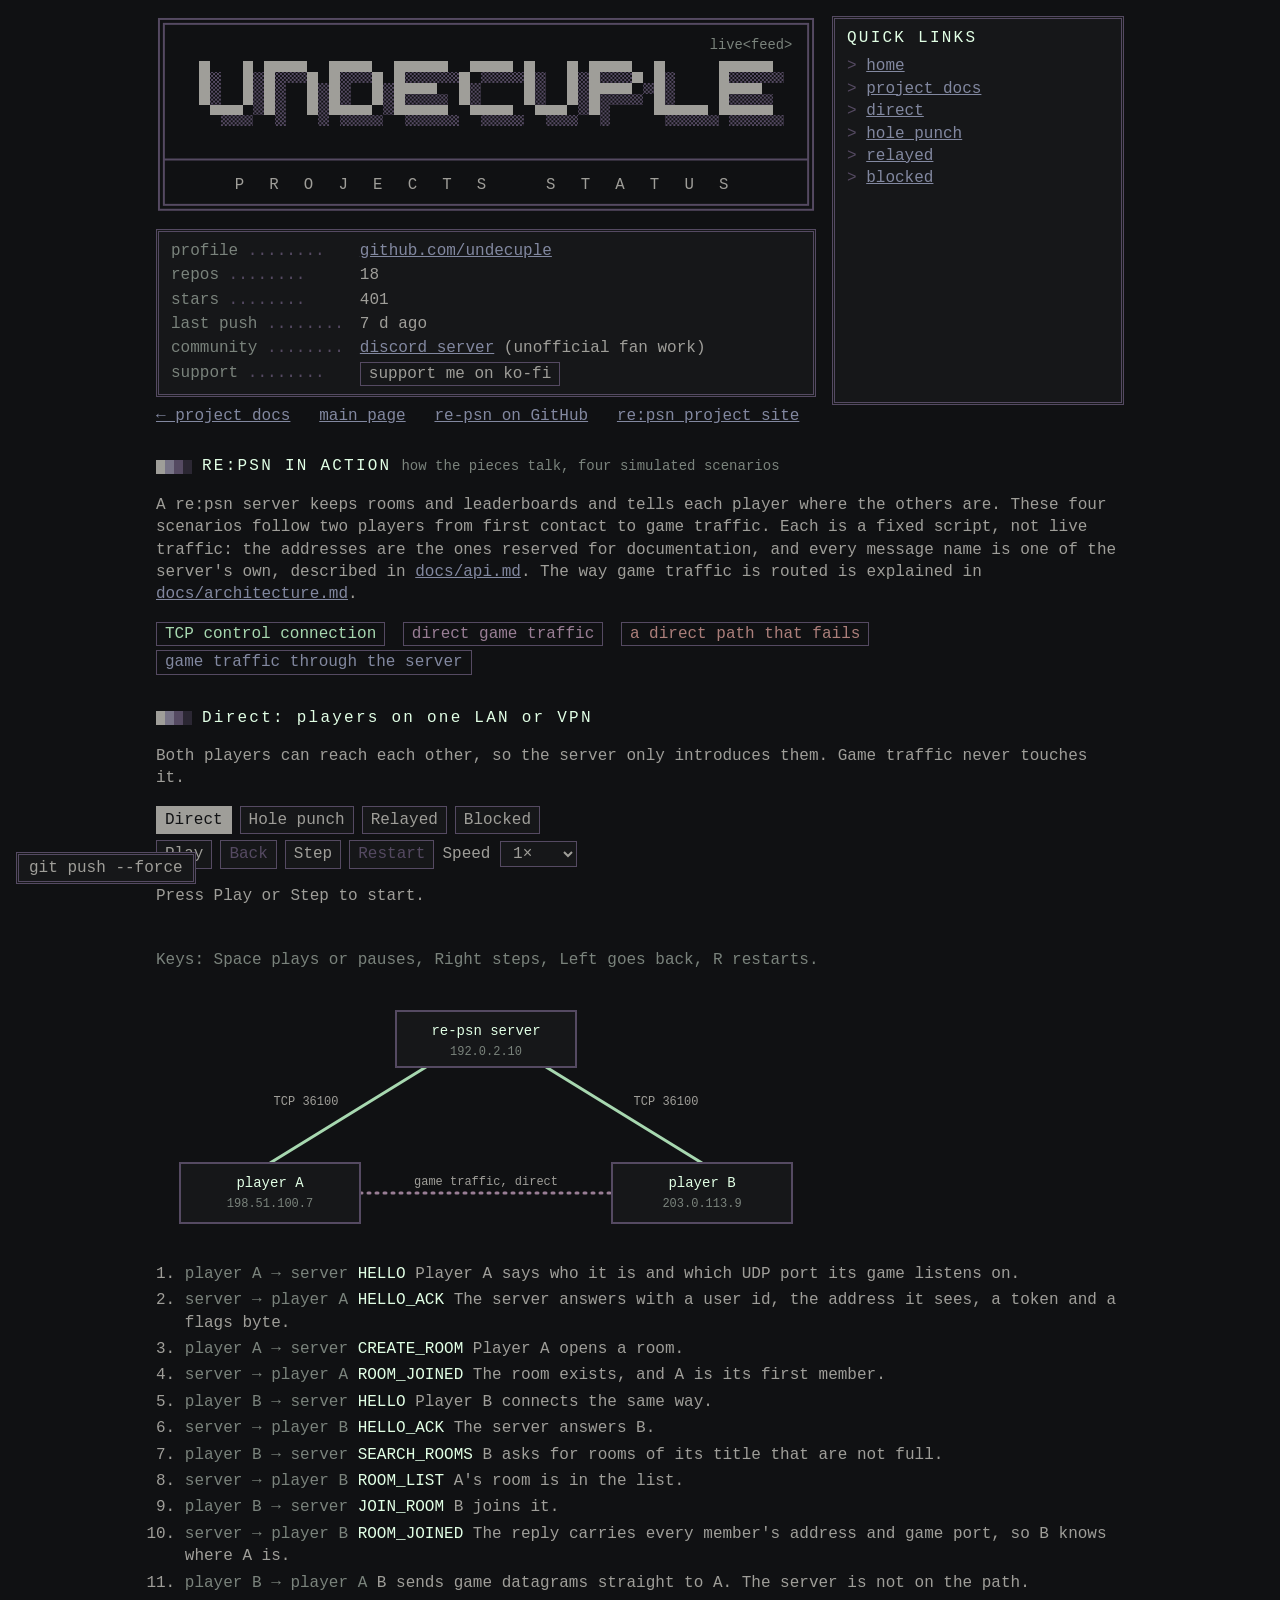
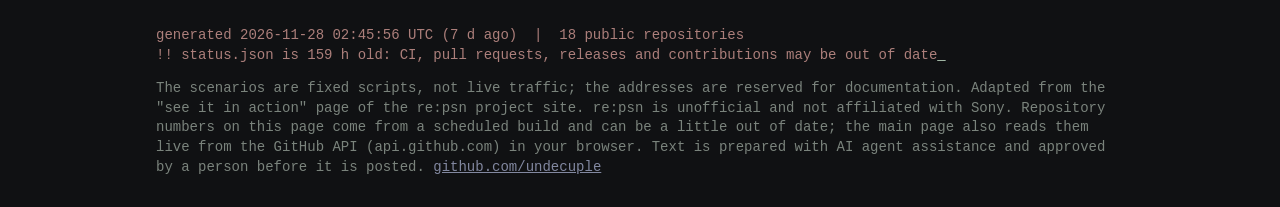
<file: re-psn.html>
<!doctype html>
<html lang="en">
<head>
<meta charset="utf-8">
<meta name="viewport" content="width=device-width, initial-scale=1">
<title>re:psn in action</title>
<meta name="description" content="How a re:psn server introduces players and when it carries their traffic: four simulated scenarios you can play step by step.">
<link rel="icon" type="image/svg+xml" href="data:image/svg+xml,%3Csvg%20xmlns=%22http://www.w3.org/2000/svg%22%20viewBox=%220%200%2032%2032%22%20width=%2232%22%20height=%2232%22%20shape-rendering=%22crispEdges%22%3E%3Ctitle%3Eundecuple%3C/title%3E%3Crect%20width=%2232%22%20height=%2232%22%20rx=%225%22%20fill=%22%23101113%22/%3E%3Crect%20x=%22.5%22%20y=%22.5%22%20width=%2231%22%20height=%2231%22%20rx=%224.5%22%20fill=%22none%22%20stroke=%22%23554a62%22/%3E%3Cpath%20transform=%22translate(1%201)%22%20fill=%22%23554a62%22%20d=%22M2%208h4v4h-4zM10%208h4v4h-4zM2%2012h4v4h-4zM10%2012h4v4h-4zM2%2016h4v4h-4zM10%2016h4v4h-4zM2%2020h4v4h-4zM6%2020h4v4h-4zM10%2020h4v4h-4zM18%208h4v4h-4zM22%208h4v4h-4zM26%208h4v4h-4zM18%2012h4v4h-4zM26%2012h4v4h-4zM18%2016h4v4h-4zM26%2016h4v4h-4zM18%2020h4v4h-4zM26%2020h4v4h-4z%22/%3E%3Cpath%20fill=%22%239f9e99%22%20d=%22M2%208h4v4h-4zM10%208h4v4h-4zM2%2012h4v4h-4zM10%2012h4v4h-4zM2%2016h4v4h-4zM10%2016h4v4h-4zM2%2020h4v4h-4zM6%2020h4v4h-4zM10%2020h4v4h-4zM18%208h4v4h-4zM22%208h4v4h-4zM26%208h4v4h-4zM18%2012h4v4h-4zM26%2012h4v4h-4zM18%2016h4v4h-4zM26%2016h4v4h-4zM18%2020h4v4h-4zM26%2020h4v4h-4z%22/%3E%3C/svg%3E">
<link rel="stylesheet" href="style.css">
</head>
<body data-scenarios="re-psn.json">
<main>
<h1 class="sr">re:psn in action</h1>
<div class="top">
<div class="top-main">
<svg class="banner" viewBox="0 0 671 200" role="img" aria-label="undecuple" xmlns="http://www.w3.org/2000/svg">
<title>Click 3 times for free robux!</title>
<defs><pattern id="dither" width="4" height="4" patternUnits="userSpaceOnUse"><rect width="2" height="2" fill="#554a62"/><rect x="2" y="2" width="2" height="2" fill="#554a62"/></pattern></defs>
<rect x="3" y="3" width="665" height="194" fill="none" stroke="#554a62" stroke-width="2"/>
<rect x="8" y="8" width="655" height="184" fill="none" stroke="#554a62" stroke-width="2"/>
<text x="647" y="34" text-anchor="end" fill="#7a837c" font-family="monospace" font-size="14">live&lt;feed&gt;</text>
<path d="M55 57h11v11h-11zM99 57h11v11h-11zM55 68h11v11h-11zM99 68h11v11h-11zM55 79h11v11h-11zM99 79h11v11h-11zM55 90h11v11h-11zM99 90h11v11h-11zM66 101h11v11h-11zM77 101h11v11h-11zM88 101h11v11h-11zM121 57h11v11h-11zM132 57h11v11h-11zM143 57h11v11h-11zM154 57h11v11h-11zM121 68h11v11h-11zM165 68h11v11h-11zM121 79h11v11h-11zM165 79h11v11h-11zM121 90h11v11h-11zM165 90h11v11h-11zM121 101h11v11h-11zM165 101h11v11h-11zM187 57h11v11h-11zM198 57h11v11h-11zM209 57h11v11h-11zM220 57h11v11h-11zM187 68h11v11h-11zM231 68h11v11h-11zM187 79h11v11h-11zM231 79h11v11h-11zM187 90h11v11h-11zM231 90h11v11h-11zM187 101h11v11h-11zM198 101h11v11h-11zM209 101h11v11h-11zM220 101h11v11h-11zM253 57h11v11h-11zM264 57h11v11h-11zM275 57h11v11h-11zM286 57h11v11h-11zM297 57h11v11h-11zM253 68h11v11h-11zM253 79h11v11h-11zM264 79h11v11h-11zM275 79h11v11h-11zM286 79h11v11h-11zM253 90h11v11h-11zM253 101h11v11h-11zM264 101h11v11h-11zM275 101h11v11h-11zM286 101h11v11h-11zM297 101h11v11h-11zM330 57h11v11h-11zM341 57h11v11h-11zM352 57h11v11h-11zM363 57h11v11h-11zM319 68h11v11h-11zM319 79h11v11h-11zM319 90h11v11h-11zM330 101h11v11h-11zM341 101h11v11h-11zM352 101h11v11h-11zM363 101h11v11h-11zM385 57h11v11h-11zM429 57h11v11h-11zM385 68h11v11h-11zM429 68h11v11h-11zM385 79h11v11h-11zM429 79h11v11h-11zM385 90h11v11h-11zM429 90h11v11h-11zM396 101h11v11h-11zM407 101h11v11h-11zM418 101h11v11h-11zM451 57h11v11h-11zM462 57h11v11h-11zM473 57h11v11h-11zM484 57h11v11h-11zM451 68h11v11h-11zM495 68h11v11h-11zM451 79h11v11h-11zM462 79h11v11h-11zM473 79h11v11h-11zM484 79h11v11h-11zM451 90h11v11h-11zM451 101h11v11h-11zM517 57h11v11h-11zM517 68h11v11h-11zM517 79h11v11h-11zM517 90h11v11h-11zM517 101h11v11h-11zM528 101h11v11h-11zM539 101h11v11h-11zM550 101h11v11h-11zM561 101h11v11h-11zM583 57h11v11h-11zM594 57h11v11h-11zM605 57h11v11h-11zM616 57h11v11h-11zM627 57h11v11h-11zM583 68h11v11h-11zM583 79h11v11h-11zM594 79h11v11h-11zM605 79h11v11h-11zM616 79h11v11h-11zM583 90h11v11h-11zM583 101h11v11h-11zM594 101h11v11h-11zM605 101h11v11h-11zM616 101h11v11h-11zM627 101h11v11h-11z" fill="url(#dither)" shape-rendering="crispEdges"/>
<path d="M44 46h11v11h-11zM88 46h11v11h-11zM44 57h11v11h-11zM88 57h11v11h-11zM44 68h11v11h-11zM88 68h11v11h-11zM44 79h11v11h-11zM88 79h11v11h-11zM55 90h11v11h-11zM66 90h11v11h-11zM77 90h11v11h-11zM110 46h11v11h-11zM121 46h11v11h-11zM132 46h11v11h-11zM143 46h11v11h-11zM110 57h11v11h-11zM154 57h11v11h-11zM110 68h11v11h-11zM154 68h11v11h-11zM110 79h11v11h-11zM154 79h11v11h-11zM110 90h11v11h-11zM154 90h11v11h-11zM176 46h11v11h-11zM187 46h11v11h-11zM198 46h11v11h-11zM209 46h11v11h-11zM176 57h11v11h-11zM220 57h11v11h-11zM176 68h11v11h-11zM220 68h11v11h-11zM176 79h11v11h-11zM220 79h11v11h-11zM176 90h11v11h-11zM187 90h11v11h-11zM198 90h11v11h-11zM209 90h11v11h-11zM242 46h11v11h-11zM253 46h11v11h-11zM264 46h11v11h-11zM275 46h11v11h-11zM286 46h11v11h-11zM242 57h11v11h-11zM242 68h11v11h-11zM253 68h11v11h-11zM264 68h11v11h-11zM275 68h11v11h-11zM242 79h11v11h-11zM242 90h11v11h-11zM253 90h11v11h-11zM264 90h11v11h-11zM275 90h11v11h-11zM286 90h11v11h-11zM319 46h11v11h-11zM330 46h11v11h-11zM341 46h11v11h-11zM352 46h11v11h-11zM308 57h11v11h-11zM308 68h11v11h-11zM308 79h11v11h-11zM319 90h11v11h-11zM330 90h11v11h-11zM341 90h11v11h-11zM352 90h11v11h-11zM374 46h11v11h-11zM418 46h11v11h-11zM374 57h11v11h-11zM418 57h11v11h-11zM374 68h11v11h-11zM418 68h11v11h-11zM374 79h11v11h-11zM418 79h11v11h-11zM385 90h11v11h-11zM396 90h11v11h-11zM407 90h11v11h-11zM440 46h11v11h-11zM451 46h11v11h-11zM462 46h11v11h-11zM473 46h11v11h-11zM440 57h11v11h-11zM484 57h11v11h-11zM440 68h11v11h-11zM451 68h11v11h-11zM462 68h11v11h-11zM473 68h11v11h-11zM440 79h11v11h-11zM440 90h11v11h-11zM506 46h11v11h-11zM506 57h11v11h-11zM506 68h11v11h-11zM506 79h11v11h-11zM506 90h11v11h-11zM517 90h11v11h-11zM528 90h11v11h-11zM539 90h11v11h-11zM550 90h11v11h-11zM572 46h11v11h-11zM583 46h11v11h-11zM594 46h11v11h-11zM605 46h11v11h-11zM616 46h11v11h-11zM572 57h11v11h-11zM572 68h11v11h-11zM583 68h11v11h-11zM594 68h11v11h-11zM605 68h11v11h-11zM572 79h11v11h-11zM572 90h11v11h-11zM583 90h11v11h-11zM594 90h11v11h-11zM605 90h11v11h-11zM616 90h11v11h-11z" fill="#9f9e99" shape-rendering="crispEdges"/>
<path d="M8 146H663" stroke="#554a62" stroke-width="2" fill="none"/>
<text xml:space="preserve" x="335" y="176" text-anchor="middle" fill="#9f9e99" font-family="monospace" font-size="16" letter-spacing="8">P R O J E C T S   S T A T U S</text>
</svg>
<nav class="nfo" aria-label="Profile">
  <span class="k">profile</span><a href="https://github.com/undecuple">github.com/undecuple</a>
  <span class="k">repos</span><span id="i-repos">-</span>
  <span class="k">stars</span><span id="i-stars">-</span>
  <span class="k">last push</span><span id="i-last">-</span>
  <span class="k">community</span><span><a href="https://discord.gg/W8fMT78Q7k" rel="noopener">discord server</a> (unofficial fan work)</span>
  <span class="k">support</span><span><a class="btn" href="https://ko-fi.com/P5P615QPPM" rel="noopener" title="This button makes my dreams come true.">support me on ko-fi</a></span>
</nav>
</div>
<nav class="quick" aria-label="Quick links">
  <h2 class="qh">QUICK LINKS</h2>
  <ul>
    <li><a href="./">home</a></li>
    <li><a href="docs.html">project docs</a></li>
    <li><a href="#direct">direct</a></li>
    <li><a href="#punch">hole punch</a></li>
    <li><a href="#relayed">relayed</a></li>
    <li><a href="#blocked">blocked</a></li>
  </ul>
</nav>
</div>
<p class="back"><a href="docs.html">&larr; project docs</a> &nbsp; <a href="./">main page</a> &nbsp; <a href="https://github.com/undecuple/re-psn">re-psn on GitHub</a> &nbsp; <a href="https://undecuple.github.io/re-psn/">re:psn project site</a></p>
<section id="scenarios" aria-labelledby="h-scn">
<h2 id="h-scn"><i></i>RE:PSN IN ACTION <small>how the pieces talk, four simulated scenarios</small></h2>
<p>A re:psn server keeps rooms and leaderboards and tells each player where the others are. These four scenarios follow two players from first contact to game traffic. Each is a fixed script, not live traffic: the addresses are the ones reserved for documentation, and every message name is one of the server's own, described in <a href="https://github.com/undecuple/re-psn/blob/main/docs/api.md">docs/api.md</a>. The way game traffic is routed is explained in <a href="https://github.com/undecuple/re-psn/blob/main/docs/architecture.md">docs/architecture.md</a>.</p>
<p class="legend"><span class="lg lg-tcp">TCP control connection</span> <span class="lg lg-direct">direct game traffic</span> <span class="lg lg-blocked">a direct path that fails</span> <span class="lg lg-relay">game traffic through the server</span></p>
</section>
<section id="direct" aria-labelledby="h-direct">
<h2 id="h-direct"><i></i>Direct: players on one LAN or VPN</h2>
<p>Both players can reach each other, so the server only introduces them. Game traffic never touches it.</p>
<svg class="action-diagram" viewBox="0 0 660 260" role="img" aria-label="Diagram: Direct: players on one LAN or VPN. The steps below describe it." xmlns="http://www.w3.org/2000/svg"><line class="edge e-tcp" x1="114" y1="176" x2="270" y2="80"/><text class="edge-label" x="150" y="118" text-anchor="middle">TCP 36100</text><line class="edge e-tcp" x1="546" y1="176" x2="390" y2="80"/><text class="edge-label" x="510" y="118" text-anchor="middle">TCP 36100</text><line class="edge e-direct" x1="204" y1="206" x2="456" y2="206"/><text class="edge-label" x="330" y="198" text-anchor="middle">game traffic, direct</text><rect class="node" x="240" y="24" width="180" height="56"/><text class="node-name" x="330" y="48" text-anchor="middle">re-psn server</text><text class="node-addr" x="330" y="68" text-anchor="middle">192.0.2.10</text><rect class="node" x="24" y="176" width="180" height="60"/><text class="node-name" x="114" y="200" text-anchor="middle">player A</text><text class="node-addr" x="114" y="220" text-anchor="middle">198.51.100.7</text><rect class="node" x="456" y="176" width="180" height="60"/><text class="node-name" x="546" y="200" text-anchor="middle">player B</text><text class="node-addr" x="546" y="220" text-anchor="middle">203.0.113.9</text></svg>
<ol class="steps">
<li><span class="who">player A &rarr; server</span> <code class="msg">HELLO</code> Player A says who it is and which UDP port its game listens on.</li>
<li><span class="who">server &rarr; player A</span> <code class="msg">HELLO_ACK</code> The server answers with a user id, the address it sees, a token and a flags byte.</li>
<li><span class="who">player A &rarr; server</span> <code class="msg">CREATE_ROOM</code> Player A opens a room.</li>
<li><span class="who">server &rarr; player A</span> <code class="msg">ROOM_JOINED</code> The room exists, and A is its first member.</li>
<li><span class="who">player B &rarr; server</span> <code class="msg">HELLO</code> Player B connects the same way.</li>
<li><span class="who">server &rarr; player B</span> <code class="msg">HELLO_ACK</code> The server answers B.</li>
<li><span class="who">player B &rarr; server</span> <code class="msg">SEARCH_ROOMS</code> B asks for rooms of its title that are not full.</li>
<li><span class="who">server &rarr; player B</span> <code class="msg">ROOM_LIST</code> A&#x27;s room is in the list.</li>
<li><span class="who">player B &rarr; server</span> <code class="msg">JOIN_ROOM</code> B joins it.</li>
<li><span class="who">server &rarr; player B</span> <code class="msg">ROOM_JOINED</code> The reply carries every member&#x27;s address and game port, so B knows where A is.</li>
<li><span class="who">player B &rarr; player A</span> B sends game datagrams straight to A. The server is not on the path.</li>
</ol>
</section>
<section id="punch" aria-labelledby="h-punch">
<h2 id="h-punch"><i></i>Hole punch: two ordinary home routers</h2>
<p>Each player is behind a router. The server learns each router&#x27;s public address from a probe, the players punch through, and then talk directly.</p>
<svg class="action-diagram" viewBox="0 0 660 260" role="img" aria-label="Diagram: Hole punch: two ordinary home routers. The steps below describe it." xmlns="http://www.w3.org/2000/svg"><line class="edge e-tcp" x1="114" y1="176" x2="270" y2="80"/><text class="edge-label" x="150" y="118" text-anchor="middle">TCP 36100</text><line class="edge e-tcp" x1="546" y1="176" x2="390" y2="80"/><text class="edge-label" x="510" y="118" text-anchor="middle">TCP 36100</text><line class="edge e-direct" x1="204" y1="206" x2="456" y2="206"/><text class="edge-label" x="330" y="198" text-anchor="middle">direct after the punch</text><rect class="node" x="240" y="24" width="180" height="56"/><text class="node-name" x="330" y="48" text-anchor="middle">re-psn server</text><text class="node-addr" x="330" y="68" text-anchor="middle">192.0.2.10</text><rect class="node" x="24" y="176" width="180" height="60"/><text class="node-name" x="114" y="200" text-anchor="middle">player A</text><text class="node-addr" x="114" y="220" text-anchor="middle">198.51.100.7</text><rect class="node" x="456" y="176" width="180" height="60"/><text class="node-name" x="546" y="200" text-anchor="middle">player B</text><text class="node-addr" x="546" y="220" text-anchor="middle">203.0.113.9</text></svg>
<ol class="steps">
<li><span class="who">player A &rarr; server</span> <code class="msg">HELLO</code> Player A connects and gives its game port.</li>
<li><span class="who">server &rarr; player A</span> <code class="msg">HELLO_ACK</code> The answer includes the token that A&#x27;s probes will carry.</li>
<li><span class="who">player A &rarr; server</span> <code class="msg">CREATE_ROOM</code> A opens a room.</li>
<li><span class="who">server &rarr; player A</span> <code class="msg">ROOM_JOINED</code> A is its first member.</li>
<li><span class="who">player A &rarr; server</span> <code class="msg">PROBE</code> From its game socket, A sends a UDP probe, so the server sees A&#x27;s router&#x27;s public address and port.</li>
<li><span class="who">server &rarr; player A</span> <code class="msg">PROBE_REPLY</code> The server tells A what it saw.</li>
<li><span class="who">player B &rarr; server</span> <code class="msg">HELLO</code> Player B connects.</li>
<li><span class="who">server &rarr; player B</span> <code class="msg">HELLO_ACK</code> The server answers B.</li>
<li><span class="who">player B &rarr; server</span> <code class="msg">PROBE</code> B probes from its game socket too.</li>
<li><span class="who">server &rarr; player B</span> <code class="msg">PROBE_REPLY</code> The server tells B what it saw.</li>
<li><span class="who">player B &rarr; server</span> <code class="msg">JOIN_ROOM</code> B joins A&#x27;s room.</li>
<li><span class="who">server &rarr; player B</span> <code class="msg">ROOM_JOINED</code> The member entry for A carries the router address and port from A&#x27;s probe.</li>
<li><span class="who">player A &rarr; player B</span> <code class="msg">PUNCH</code> Both players send PUNCH packets to each other&#x27;s router address, which opens each router for the other.</li>
<li><span class="who">player B &rarr; player A</span> Game datagrams now go directly between the players.</li>
</ol>
</section>
<section id="relayed" aria-labelledby="h-relayed">
<h2 id="h-relayed"><i></i>Relayed: one player behind a symmetric NAT</h2>
<p>B&#x27;s router picks a new port for every destination, so the punch cannot work. A server run with -relay carries the game traffic instead. The room steps are as in the scenarios above and are left out here; the server sends ROUTE to both players, and only A&#x27;s copy is shown.</p>
<svg class="action-diagram" viewBox="0 0 660 260" role="img" aria-label="Diagram: Relayed: one player behind a symmetric NAT. The steps below describe it." xmlns="http://www.w3.org/2000/svg"><line class="edge e-tcp" x1="114" y1="176" x2="270" y2="80"/><text class="edge-label" x="150" y="118" text-anchor="middle">TCP 36100</text><line class="edge e-tcp" x1="546" y1="176" x2="390" y2="80"/><text class="edge-label" x="510" y="118" text-anchor="middle">TCP 36100</text><line class="edge e-blocked" x1="204" y1="206" x2="456" y2="206"/><text class="edge-label" x="330" y="198" text-anchor="middle">direct path: blocked</text><line class="edge e-relay" x1="150" y1="176" x2="300" y2="80"/><text class="edge-label" x="262" y="152" text-anchor="middle">relayed</text><line class="edge e-relay" x1="510" y1="176" x2="360" y2="80"/><text class="edge-label" x="398" y="152" text-anchor="middle">relayed</text><rect class="node" x="240" y="24" width="180" height="56"/><text class="node-name" x="330" y="48" text-anchor="middle">re-psn server</text><text class="node-addr" x="330" y="68" text-anchor="middle">192.0.2.10</text><rect class="node" x="24" y="176" width="180" height="60"/><text class="node-name" x="114" y="200" text-anchor="middle">player A</text><text class="node-addr" x="114" y="220" text-anchor="middle">198.51.100.7</text><rect class="node" x="456" y="176" width="180" height="60"/><text class="node-name" x="546" y="200" text-anchor="middle">player B</text><text class="node-addr" x="546" y="220" text-anchor="middle">203.0.113.9</text></svg>
<ol class="steps">
<li><span class="who">player A &rarr; server</span> <code class="msg">HELLO</code> Player A connects.</li>
<li><span class="who">server &rarr; player A</span> <code class="msg">HELLO_ACK</code> The flags byte says the server relays.</li>
<li><span class="who">player B &rarr; server</span> <code class="msg">HELLO</code> Player B connects.</li>
<li><span class="who">server &rarr; player B</span> <code class="msg">HELLO_ACK</code> The server answers B.</li>
<li><span class="who">player A &rarr; server</span> <code class="msg">PROBE</code> A probes; its router keeps one port, so the server sees a usable address.</li>
<li><span class="who">player B &rarr; server</span> <code class="msg">PROBE</code> B probes; its router maps a new port for each destination.</li>
<li><span class="who">player A &rarr; player B</span> <code class="msg">PUNCH</code> A punches towards the address the server saw for B. It does not reach B.</li>
<li><span class="who">server &rarr; player A</span> <code class="msg">ROUTE</code> The server tells A that streams to B go through the relay.</li>
<li><span class="who">player A &rarr; server</span> <code class="msg">STREAM_CONNECT</code> A opens a new TCP connection to the server and asks for a stream to B.</li>
<li><span class="who">server &rarr; player B</span> <code class="msg">STREAM_OFFER</code> The server offers B the stream, on B&#x27;s control connection.</li>
<li><span class="who">player B &rarr; server</span> <code class="msg">STREAM_ACCEPT</code> B opens its own new TCP connection to the server and accepts, within 10 seconds.</li>
<li><span class="who">server &rarr; player A</span> <code class="msg">STREAM_READY</code> The stream is ready on A&#x27;s side.</li>
<li><span class="who">server &rarr; player B</span> <code class="msg">STREAM_READY</code> And on B&#x27;s side.</li>
<li><span class="who">player A &rarr; player B</span> From here the server copies the stream&#x27;s bytes between the two connections. UDP game datagrams go through the relay as well.</li>
</ol>
</section>
<section id="blocked" aria-labelledby="h-blocked">
<h2 id="h-blocked"><i></i>Blocked: the relay is off</h2>
<p>The same failed punch as above, but the server was not started with -relay, so it carries nothing. The room steps are as in the scenarios above and are left out here.</p>
<svg class="action-diagram" viewBox="0 0 660 260" role="img" aria-label="Diagram: Blocked: the relay is off. The steps below describe it." xmlns="http://www.w3.org/2000/svg"><line class="edge e-tcp" x1="114" y1="176" x2="270" y2="80"/><text class="edge-label" x="150" y="118" text-anchor="middle">TCP 36100</text><line class="edge e-tcp" x1="546" y1="176" x2="390" y2="80"/><text class="edge-label" x="510" y="118" text-anchor="middle">TCP 36100</text><line class="edge e-blocked" x1="204" y1="206" x2="456" y2="206"/><text class="edge-label" x="330" y="198" text-anchor="middle">direct path: blocked</text><rect class="node" x="240" y="24" width="180" height="56"/><text class="node-name" x="330" y="48" text-anchor="middle">re-psn server</text><text class="node-addr" x="330" y="68" text-anchor="middle">192.0.2.10</text><rect class="node" x="24" y="176" width="180" height="60"/><text class="node-name" x="114" y="200" text-anchor="middle">player A</text><text class="node-addr" x="114" y="220" text-anchor="middle">198.51.100.7</text><rect class="node" x="456" y="176" width="180" height="60"/><text class="node-name" x="546" y="200" text-anchor="middle">player B</text><text class="node-addr" x="546" y="220" text-anchor="middle">203.0.113.9</text></svg>
<ol class="steps">
<li><span class="who">player A &rarr; server</span> <code class="msg">HELLO</code> Player A connects.</li>
<li><span class="who">server &rarr; player A</span> <code class="msg">HELLO_ACK</code> The flags byte says the server does not relay.</li>
<li><span class="who">player B &rarr; server</span> <code class="msg">HELLO</code> Player B connects.</li>
<li><span class="who">server &rarr; player B</span> <code class="msg">HELLO_ACK</code> The server answers B.</li>
<li><span class="who">player A &rarr; server</span> <code class="msg">PROBE</code> A probes.</li>
<li><span class="who">player B &rarr; server</span> <code class="msg">PROBE</code> B probes; its router maps a new port for each destination.</li>
<li><span class="who">player A &rarr; player B</span> <code class="msg">PUNCH</code> The punch towards B&#x27;s seen address does not reach B.</li>
<li><span class="who">server &rarr; player A</span> There is no ROUTE and no stream: the server has nothing to offer. The players need a port forward, or a shared VPN such as Tailscale.</li>
</ol>
</section>
<footer>
<pre id="stamp">-</pre>
<p>The scenarios are fixed scripts, not live traffic; the addresses are reserved for documentation. Adapted from the "see it in action" page of the re:psn project site. re:psn is unofficial and not affiliated with Sony. Repository numbers on this page come from a scheduled build and can be a little out of date; the main page also reads them live from the GitHub API (api.github.com) in your browser. Text is prepared with AI agent assistance and approved by a person before it is posted.
<a href="https://github.com/undecuple">github.com/undecuple</a></p>
</footer>
</main>
<button id="wreck" type="button" title="What’s the worst that can happen on a Friday?">git push --force</button>
<span id="wreckmsg" class="sr" role="status"></span>
<span id="adsmsg" class="sr" role="status"></span>
<button id="totop" type="button" hidden aria-label="Back to top">^ top</button>
<script src="play.js"></script>
<script src="app.js"></script>
</body>
</html>
</file>
<file: style.css>
/* palette: guts.nvim (github.com/vossenwout/guts.nvim) */
:root { --bg:#101113; --bg2:#161719; --fg:#9f9e99; --sub:#7a837c; --line:#554a62; --hl:#e1ffe5;
  --ok:#a7d8b0; --bad:#ac7f7b; --wait:#997e95; --link:#8288a0; }
* { box-sizing: border-box; }
html { background: var(--bg); }
body { margin:0; background:var(--bg); color:var(--fg);
  font: 16px/1.4 "Perfect DOS VGA 437", "Px437 IBM VGA 8x16", ui-monospace, "Cascadia Mono", Menlo, Consolas, monospace;
  font-variant-ligatures: none; }
main { max-width: 1000px; margin: 0 auto; padding: 16px; }
.sr { position:absolute; left:-9999px; }
.banner { display:block; width:100%; max-width:660px; height:auto; margin: 0 auto 16px; }
.top { display:grid; grid-template-columns: minmax(0, 660px) minmax(0, 1fr); gap: 0 16px; align-items: stretch; justify-content: center; }
.top-main { min-width: 0; }
.top .banner { margin-left: 0; margin-right: 0; }
.top .nfo { margin: 0; }
.top-main { margin-bottom: 8px; }
.quick { border: 3px double var(--line); background: var(--bg2); padding: 8px 12px; min-width: 0; }
.quick .qh { margin: 0 0 6px; }
.quick ul { list-style: none; margin: 0; padding: 0; }
.quick li::before { content: "> "; color: var(--line); }
.quick a:focus-visible { outline: 2px solid var(--link); outline-offset: 2px; }
a { color: var(--link); }
a:hover { color: var(--hl); }
.nfo { display:grid; grid-template-columns: max-content 1fr; gap: 2px 16px; max-width: 660px; padding: 8px 12px; margin: 0 auto 8px;
  border: 3px double var(--line); background: var(--bg2); }
.nfo .k { color: var(--sub); }
.nfo .k::after { content: " ........"; color: var(--line); }
.nfo .btn { display:inline-block; padding:0 8px; border:1px solid var(--line); color:var(--fg); text-decoration:none; }
.nfo .btn:hover { color:var(--bg); background:var(--fg); border-color:var(--fg); }
.nfo .btn:focus-visible { outline:2px solid var(--link); outline-offset:2px; }
h2 { display:flex; align-items:center; gap:10px; font-size:16px; margin:28px 0 8px; color:var(--hl); font-weight:normal; letter-spacing:.14em; }
h2 small { color: var(--sub); letter-spacing: 0; font-size: 14px; }
h2 i { width: 36px; height: 14px; flex: none;
  background: linear-gradient(90deg, var(--fg) 0 25%, #787487 25% 50%, var(--line) 50% 75%, #2b2733 75%); }
.bar { margin: 0 0 8px; color: var(--sub); }
.bar button { font: inherit; color: var(--fg); background: none; border: 1px solid var(--line); padding: 2px 8px; margin: 0 4px 4px 0; cursor: pointer; }
.bar button.on { color: var(--bg); background: var(--fg); border-color: var(--fg); }
.bar button:focus-visible, .bar input:focus-visible { outline: 2px solid var(--link); outline-offset: 2px; }
.bar label { margin-left: 8px; }
.pager { margin: 8px 0 0; }
.pager[hidden] { display: none; }
.bar button:disabled { color: var(--line); border-color: var(--line); cursor: default; }
.tablewrap { border: 3px double var(--line); overflow-x: auto; background: var(--bg2); }
.tablewrap:focus-visible { outline: 2px solid var(--link); outline-offset: 2px; }
table { border-collapse: collapse; width: 100%; min-width: 680px; }
th, td { text-align: left; padding: 4px 10px; vertical-align: top; }
th { color: var(--hl); font-weight: normal; border-bottom: 1px solid var(--line); white-space: nowrap; }
tbody tr:nth-child(even) { background: var(--bg); }
td.n, th.n { text-align: right; }
td .d { display: block; color: var(--sub); font-size: 14px; }
td .fork { color: var(--sub); }
.ok { color: var(--ok); } .bad { color: var(--bad); } .wait { color: var(--wait); } .none, .closed { color: var(--sub); } .merged { color: var(--ok); } .open { color: var(--wait); }
.events { list-style: none; margin: 0; padding: 8px 12px; border: 3px double var(--line); background: var(--bg2); }
.events li { padding: 2px 0; }
.events time { color: var(--sub); margin-right: 8px; }
footer { margin-top: 32px; color: var(--sub); font-size: 14px; }
footer pre { margin: 0 0 6px; white-space: pre-wrap; color: var(--fg); }
#stamp::after { content: "_"; color: var(--hl); }
@media (prefers-reduced-motion: no-preference) { #stamp::after { animation: blink 1.1s steps(1) infinite; } }
@keyframes blink { 50% { opacity: 0; } }
@media (max-width: 980px) { .top { grid-template-columns: minmax(0, 1fr); } .top .banner, .top .nfo { margin-left: auto; margin-right: auto; } .quick { max-width: 660px; width: 100%; margin: 0 auto 8px; } }
@keyframes drop {
  0% { transform: scale(1,1); animation-timing-function: cubic-bezier(.2,.6,.4,1); }
  14% { transform: scale(1.015,.94); animation-timing-function: ease-in-out; }
  30% { transform: scale(.99,1.035); animation-timing-function: ease-in-out; }
  46% { transform: scale(1.008,.972); animation-timing-function: ease-in-out; }
  60% { transform: scale(.996,1.014); animation-timing-function: ease-in-out; }
  74% { transform: scale(1.003,.99); animation-timing-function: ease-in-out; }
  100% { transform: scale(1,1); }
}
@media (prefers-reduced-motion: no-preference) { main.bounce { animation: drop .7s both; will-change: transform; } }
@media (max-width: 520px) { body { font-size: 14px; } main { padding: 12px; } .nfo { gap: 2px 10px; } .nfo .k::after { content: " .."; } }
#totop { position: fixed; right: 16px; bottom: 16px; font: inherit; color: var(--fg); background: var(--bg2); border: 3px double var(--line); padding: 2px 10px; cursor: pointer; }
#wreck { position: fixed; left: 16px; bottom: 16px; z-index: 10; font: inherit; color: var(--fg); background: var(--bg2); border: 3px double var(--line); padding: 2px 10px; cursor: pointer; }
#wreck { max-width: calc(100vw - 140px); text-align: left; overflow-wrap: anywhere; }
#wreck:hover { color: var(--bg); background: var(--fg); border-color: var(--fg); }
#wreck:focus-visible { outline: 2px solid var(--link); outline-offset: 2px; }
#wreck[aria-disabled="true"] { color: var(--line); cursor: default; }
#totop { z-index: 10; }
.banner { user-select: none; -webkit-user-select: none; -webkit-tap-highlight-color: transparent; }
.ad { position: fixed; z-index: 8; background: #c0c0c0; border: 2px solid; border-color: #fff #404040 #404040 #fff; padding: 2px;
  font: 13px/1.25 Arial, Helvetica, sans-serif; color: #000; cursor: pointer; box-shadow: 3px 3px 0 rgba(0,0,0,.5);
  transition: opacity .5s, transform .5s; transform-origin: center; }
.ad-title { display: flex; justify-content: space-between; align-items: center; gap: 6px; padding: 2px 3px; color: #fff; font-weight: bold; font-size: 12px;
  background: linear-gradient(90deg, #000080, #1084d0); }
.ad-ttext { overflow: hidden; text-overflow: ellipsis; white-space: nowrap; }
.ad-btns { display: flex; flex: none; }
.ad-btns span { width: 16px; height: 14px; margin-left: 2px; background: #c0c0c0; color: #000; border: 1px solid; border-color: #fff #404040 #404040 #fff; text-align: center; line-height: 12px; font-size: 11px; }
.ad-body { background: #fff; color: #000; padding: 8px; text-align: center; border: 2px solid; border-color: #808080 #fff #fff #808080; }
.ad-body > div { margin: 3px 0; }
.ad-pre { font-weight: bold; letter-spacing: .12em; font-size: 12px; }
.ad-big { font-size: 18px; font-weight: bold; }
.ad-h { font-size: 15px; font-weight: bold; color: #1a3a8a; }
.ad-small { font-size: 12px; }
.ad-script { font: italic bold 17px Georgia, serif; color: #fff; }
.ad-cta { display: inline-block; margin-top: 4px; padding: 3px 10px; background: #2e8b2e; color: #fff; font-weight: bold; border: 2px solid; border-color: #9be29b #145214 #145214 #9be29b; border-radius: 3px; }
.ad-redbar { background: #d01818; color: #fff; font-weight: bold; padding: 2px 4px; }
.ad-blue { font-size: 17px; font-weight: bold; color: #1a3a8a; }
.ad-price { font-size: 30px; font-weight: bold; color: #d01818; }
.ad-green { background: #2e8b2e; color: #fff; font-weight: bold; padding: 4px; }
.ad-li { text-align: left; color: #1a3acc; text-decoration: underline; font-size: 12px; }
.ad-star { background: #d01818; color: #fff; font-weight: bold; font-size: 16px; padding: 14px 8px; border-radius: 50% / 40%; }
.ad-hotred { color: #d01818; }
.ad-tag { font-size: 10px; color: #666; text-align: right; }
.ad-dial .ad-body { background: linear-gradient(135deg, #fff 0 20%, #7a3fa0 20%); color: #fff; }
.ad-dial .ad-cta { background: #fff; color: #7a3fa0; border-color: #ddd #888 #888 #ddd; }
.ad-yougo .ad-body { background: linear-gradient(#3a7bc8, #1c4e96); color: #fff; }
.ad-news .ad-body { background: #ffeeaa; }
.ad-win .ad-body, .ad-iq .ad-body { background: #f4f8ff; }
.ad-nap .ad-body { background: #e9f1ff; }
.ad-visit .ad-body { background: #fffbe0; }
.ad.bye { opacity: 0; transform: scale(0); }
@media (prefers-reduced-motion: reduce) { .ad.bye { transform: none; } }
html.wrecked { overflow-x: hidden; }
html.wrecked .tablewrap { overflow: visible; }
@media (prefers-reduced-motion: reduce) { #wreck { display: none; } }
#totop[hidden] { display: none; }
#totop:hover { color: var(--bg); background: var(--fg); border-color: var(--fg); }
#totop:focus-visible { outline: 2px solid var(--link); outline-offset: 2px; }
[tabindex="-1"]:focus { outline: none; }

/* project pages (docs.html, re-psn.html): the scenario diagrams and the player, in the palette above */
.back { margin: 0 0 8px; color: var(--sub); }
.docs li { padding: 4px 0; } .docs .d { display: block; color: var(--sub); font-size: 14px; }
.legend { margin: 8px 0; }
.legend .lg { display: inline-block; margin: 0 8px 4px 0; padding: 0 8px; border: 1px solid var(--line); }
.lg-tcp { color: var(--ok); border-color: var(--ok); } .lg-direct { color: var(--wait); border-color: var(--wait); }
.lg-blocked { color: var(--bad); border-color: var(--bad); } .lg-relay { color: var(--link); border-color: var(--link); }
.action-diagram { display: block; width: 100%; max-width: 660px; height: auto; margin: 12px 0; }
.action-diagram .node { fill: var(--bg2); stroke: var(--line); stroke-width: 2; }
.action-diagram .node-name { fill: var(--hl); font: 14px monospace; } .action-diagram .node-addr { fill: var(--sub); font: 12px monospace; }
.action-diagram .edge { fill: none; stroke-width: 3; }
.action-diagram .e-tcp { stroke: var(--ok); }
.action-diagram .e-direct { stroke: var(--wait); stroke-dasharray: 2 6; stroke-linecap: round; }
.action-diagram .e-blocked { stroke: var(--bad); stroke-dasharray: 10 8; }
.action-diagram .e-relay { stroke: var(--link); stroke-width: 5; }
.action-diagram .edge-label { fill: var(--fg); font: 12px monospace; }
.action-diagram .packet { stroke: var(--bg); stroke-width: 2; }
.action-diagram .p-tcp { fill: var(--ok); } .action-diagram .p-udp, .action-diagram .p-direct { fill: var(--wait); }
.action-diagram .p-relay { fill: var(--link); } .action-diagram .p-lost { fill: var(--bad); }
.action-diagram .packet-label { fill: var(--hl); font: 12px monospace; } .action-diagram .off { display: none; }
.steps { padding-left: 3ch; } .steps li { margin: 4px 0; }
.steps .who { color: var(--sub); } .steps .msg { color: var(--hl); }
.steps li.now { border-left: 3px solid var(--hl); padding-left: 8px; margin-left: -11px; }
.steps .jump { font: inherit; color: inherit; background: none; border: 0; padding: 0; margin: 0; cursor: pointer; text-align: left; }
.action-controls { margin: 12px 0; }
.ctl-row { display: flex; flex-wrap: wrap; align-items: center; gap: 4px 8px; margin: 6px 0; }
.ctl { font: inherit; color: var(--fg); background: var(--bg2); border: 1px solid var(--line); padding: 2px 8px; cursor: pointer; }
.ctl:hover:not(:disabled) { color: var(--bg); background: var(--fg); border-color: var(--fg); }
.ctl[aria-pressed="true"] { color: var(--bg); background: var(--fg); border-color: var(--fg); }
.ctl:disabled { color: var(--line); cursor: default; }
.ctl:focus-visible, .steps .jump:focus-visible { outline: 2px solid var(--link); outline-offset: 2px; }
.action-caption { min-height: 3em; } .action-hint { color: var(--sub); }
section[hidden] { display: none; }

/* terminal extras (index page): command line, toast, ansi colour mode */
.eggbar { position:fixed; left:0; right:0; bottom:0; z-index:50; background:var(--bg2); border-top:3px double var(--line); padding:8px 12px; }
.eggout { max-height:30vh; overflow:auto; color:var(--fg); white-space:pre-wrap; overflow-wrap:anywhere; }
.eggbar label { display:flex; gap:8px; color:var(--hl); }
.eggbar input { flex:1; min-width:0; background:transparent; color:var(--hl); border:0; font:inherit; outline:0; }
.eggbar input:focus-visible { outline:2px solid var(--link); outline-offset:2px; }
.toast { position:fixed; right:12px; top:12px; z-index:60; max-width:calc(100% - 24px); background:var(--bg2); border:1px solid var(--line); color:var(--hl); padding:4px 10px; }
html.ansi { --bg:#000; --bg2:#00002a; --fg:#aaaaaa; --sub:#aaaaaa; --line:#aa00aa; --hl:#ffffff; --ok:#55ff55; --bad:#ff5555; --wait:#ffff55; --link:#8f9fff; }
html.ansi body::after { content:""; position:fixed; inset:0; pointer-events:none; z-index:40; background:repeating-linear-gradient(to bottom, rgba(0,0,0,.18) 0 1px, transparent 1px 3px); }
</file>
